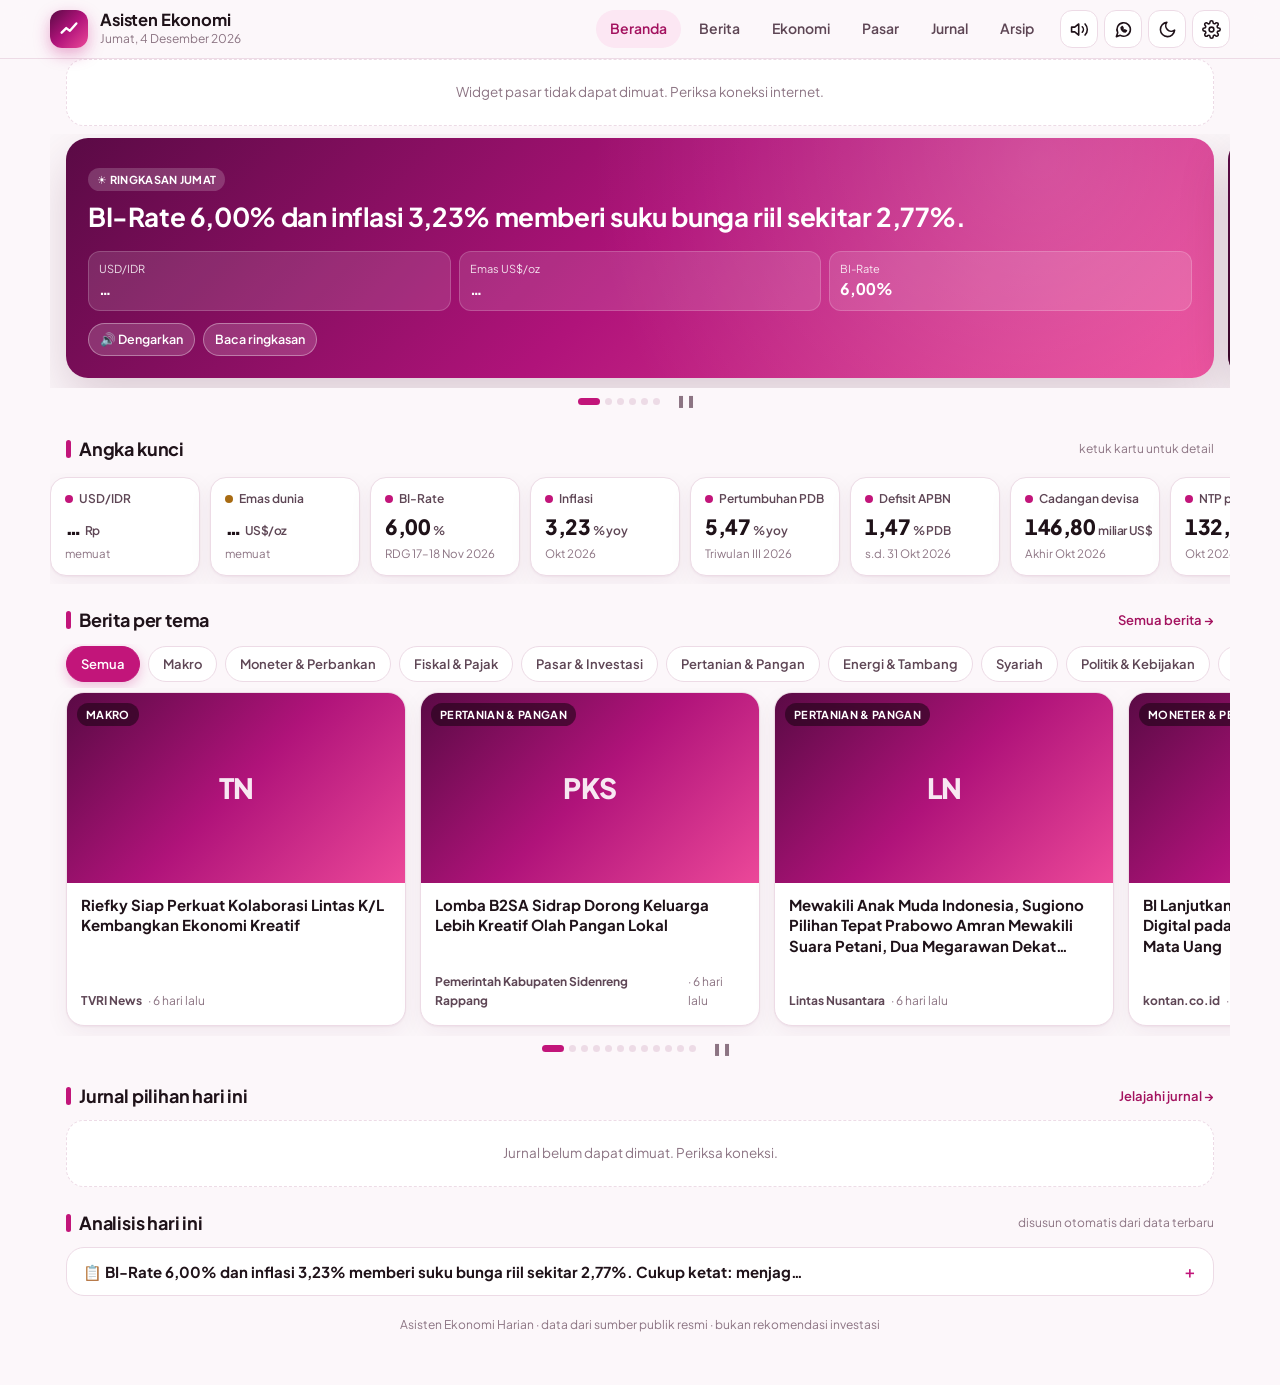
<file: index.html>
<!DOCTYPE html>
<html lang="id">
<head>
<meta charset="utf-8">
<meta name="viewport" content="width=device-width, initial-scale=1, viewport-fit=cover">
<title>Asisten Ekonomi Harian</title>
<meta name="description" content="Asisten ekonomi pribadi: berita, jurnal, data ekonomi Indonesia, pasar dan emas, diperbarui otomatis.">
<meta name="theme-color" content="#b0137a">
<meta name="apple-mobile-web-app-capable" content="yes">
<link rel="icon" href="data:image/svg+xml,%3Csvg xmlns='http://www.w3.org/2000/svg' viewBox='0 0 64 64'%3E%3Cdefs%3E%3ClinearGradient id='g' x1='0' y1='0' x2='1' y2='1'%3E%3Cstop offset='0' stop-color='%235a0a45'/%3E%3Cstop offset='1' stop-color='%23ec4899'/%3E%3C/linearGradient%3E%3C/defs%3E%3Crect width='64' height='64' rx='16' fill='url(%23g)'/%3E%3Cpath d='M14 44l12-12 9 8 15-18' stroke='%23fff' stroke-width='6' fill='none' stroke-linecap='round' stroke-linejoin='round'/%3E%3C/svg%3E">
<link rel="preconnect" href="https://fonts.googleapis.com">
<link rel="preconnect" href="https://fonts.gstatic.com" crossorigin>
<link href="https://fonts.googleapis.com/css2?family=Plus+Jakarta+Sans:wght@400;500;600;700;800&display=swap" rel="stylesheet">
<style>/* ============ TOKEN WARNA: tema merah ============ */
:root{
  color-scheme: light;
  --bg:#fcf7fa; --surface:#ffffff; --surface-2:#f9eff5; --surface-3:#f3e3ed; --line:#eddbe6;
  --text:#1f1219; --text-2:#5e4655; --muted:#8c7483;
  --brand:#c2157a; --brand-2:#8e0f5a; --brand-soft:#fce7f3; --brand-ink:#a3125f; --on-brand:#ffffff;
  --gold:#a86b12; --good:#16a34a; --bad:#dc2626; --chart:#c2157a;
  --hero:linear-gradient(135deg,#5a0a45 0%,#b0137a 50%,#ec4899 100%);
  --shadow:0 1px 2px rgba(90,10,60,.05),0 8px 24px rgba(90,10,60,.06);
  --shadow-lg:0 20px 50px rgba(70,5,45,.18);
  --r:18px; --r-sm:12px;
}
@media (prefers-color-scheme: dark){
  :root:where(:not([data-theme="light"])){
    color-scheme: dark;
    --bg:#110a0f; --surface:#1a1118; --surface-2:#231720; --surface-3:#2d1e29; --line:#3b2735;
    --text:#f8edf4; --text-2:#d8c2d0; --muted:#a58d9c;
    --brand:#db2777; --brand-2:#9d174d; --brand-soft:#3a1430; --brand-ink:#f9a8d4; --on-brand:#ffffff;
    --gold:#f2c14e; --good:#4ade80; --bad:#f87171; --chart:#f472b6;
    --hero:linear-gradient(135deg,#2a0620 0%,#74105a 55%,#c2157a 100%);
    --shadow:none; --shadow-lg:0 20px 50px rgba(0,0,0,.5);
  }
}
:root[data-theme="dark"]{
  color-scheme: dark;
  --bg:#110a0f; --surface:#1a1118; --surface-2:#231720; --surface-3:#2d1e29; --line:#3b2735;
  --text:#f8edf4; --text-2:#d8c2d0; --muted:#a58d9c;
  --brand:#db2777; --brand-2:#9d174d; --brand-soft:#3a1430; --brand-ink:#f9a8d4; --on-brand:#ffffff;
  --gold:#f2c14e; --good:#4ade80; --bad:#f87171; --chart:#f472b6;
  --hero:linear-gradient(135deg,#2a0620 0%,#74105a 55%,#c2157a 100%);
  --shadow:none; --shadow-lg:0 20px 50px rgba(0,0,0,.5);
}

/* ============ DASAR ============ */
*{box-sizing:border-box}
html,body{margin:0}
html{scroll-behavior:smooth}
body{background:var(--bg);color:var(--text);font:15px/1.55 "Plus Jakarta Sans",ui-sans-serif,system-ui,-apple-system,"Segoe UI",Roboto,Arial,sans-serif;-webkit-font-smoothing:antialiased;padding-bottom:calc(76px + env(safe-area-inset-bottom))}
@media (min-width:860px){body{padding-bottom:30px}}
a{color:var(--brand-ink)}
button{font:inherit;color:inherit}
img{max-width:100%}
.wrap{max-width:1180px;margin:0 auto;padding:0 16px}
.muted{color:var(--muted)} .t2{color:var(--text-2)} .small{font-size:12.5px}
.hide{display:none!important}
.sr{position:absolute;width:1px;height:1px;overflow:hidden;clip:rect(0 0 0 0)}

/* ============ HEADER ============ */
header.app{position:sticky;top:0;z-index:40;background:color-mix(in srgb,var(--bg) 88%,transparent);backdrop-filter:saturate(1.4) blur(12px);-webkit-backdrop-filter:saturate(1.4) blur(12px);border-bottom:1px solid var(--line)}
.bar{display:flex;align-items:center;gap:12px;padding:10px 0}
.logo{width:38px;height:38px;border-radius:12px;background:var(--hero);display:grid;place-items:center;flex:none;box-shadow:0 6px 16px rgba(194,21,122,.35)}
.brandtxt{min-width:0;flex:1}
.brandtxt b{display:block;font-size:16.5px;letter-spacing:-.01em;line-height:1.2}
.brandtxt span{font-size:12px;color:var(--muted);white-space:nowrap;overflow:hidden;text-overflow:ellipsis;display:block}
.icons{display:flex;gap:6px}
.ibtn{width:38px;height:38px;border-radius:12px;border:1px solid var(--line);background:var(--surface);display:grid;place-items:center;cursor:pointer;transition:transform .15s,background .15s}
.ibtn:hover{background:var(--surface-2)} .ibtn:active{transform:scale(.94)}
.ibtn svg{width:19px;height:19px}
nav.top{display:none}
@media (min-width:860px){
  nav.top{display:flex;gap:4px}
  nav.top button{border:0;background:none;padding:8px 14px;border-radius:999px;cursor:pointer;color:var(--text-2);font-weight:600;font-size:14px}
  nav.top button[aria-current="page"]{background:var(--brand-soft);color:var(--brand-ink)}
}
nav.bottom{position:fixed;left:0;right:0;bottom:0;z-index:45;background:color-mix(in srgb,var(--surface) 94%,transparent);backdrop-filter:blur(14px);-webkit-backdrop-filter:blur(14px);border-top:1px solid var(--line);display:grid;grid-template-columns:repeat(6,1fr);padding:6px 4px calc(6px + env(safe-area-inset-bottom))}
nav.bottom button{border:0;background:none;display:flex;flex-direction:column;align-items:center;gap:2px;font-size:10.5px;font-weight:600;color:var(--muted);padding:4px 0;cursor:pointer}
nav.bottom svg{width:22px;height:22px}
nav.bottom button[aria-current="page"]{color:var(--brand)}
nav.bottom button[aria-current="page"] svg{transform:translateY(-1px)}
@media (min-width:860px){nav.bottom{display:none}}

/* ============ HALAMAN ============ */
main{padding:14px 0 20px}
section.page{display:none;animation:fade .25s ease}
section.page.active{display:block}
@keyframes fade{from{opacity:0;transform:translateY(4px)}to{opacity:1;transform:none}}
.sec{margin:22px 0 10px;display:flex;align-items:center;justify-content:space-between;gap:10px;flex-wrap:wrap}
.sec h2{font-size:18px;margin:0;letter-spacing:-.01em;display:flex;align-items:center;gap:8px}
.sec h2::before{content:"";width:5px;height:18px;border-radius:3px;background:var(--brand)}
.sec .note{font-size:12px;color:var(--muted)}
.link{border:0;background:none;color:var(--brand-ink);font-weight:600;cursor:pointer;font-size:13px;padding:4px 0}
.card{background:var(--surface);border:1px solid var(--line);border-radius:var(--r);padding:16px;box-shadow:var(--shadow);min-width:0}
.grid{display:grid;gap:12px}
.g2{grid-template-columns:repeat(auto-fit,minmax(min(100%,320px),1fr))}
.g3{grid-template-columns:repeat(auto-fit,minmax(min(100%,260px),1fr))}

/* tombol & kontrol */
.btn{border:1px solid var(--line);background:var(--surface);padding:8px 14px;border-radius:999px;cursor:pointer;font-size:13.5px;font-weight:600;display:inline-flex;align-items:center;gap:6px;text-decoration:none;color:var(--text);transition:background .15s,transform .15s;white-space:nowrap}
.btn:hover{background:var(--surface-2)} .btn:active{transform:scale(.97)}
.btn.sm{padding:6px 11px;font-size:12.5px}
.btn.pri{background:var(--brand);border-color:var(--brand);color:var(--on-brand)}
.btn.pri:hover{background:var(--brand-2)}
.btn.ghost-w{background:rgba(255,255,255,.16);border-color:rgba(255,255,255,.35);color:#fff}
.btn.ghost-w:hover{background:rgba(255,255,255,.26)}
.btn svg{width:16px;height:16px}
.chips{display:flex;gap:8px;overflow-x:auto;scrollbar-width:none;padding:2px 0 6px;margin:0 -16px;padding-left:16px;padding-right:16px}
.chips::-webkit-scrollbar{display:none}
.chip{flex:none;border:1px solid var(--line);background:var(--surface);border-radius:999px;padding:7px 14px;font-size:13px;font-weight:600;cursor:pointer;color:var(--text-2);transition:all .15s}
.chip:hover{border-color:var(--brand)}
.chip[aria-pressed="true"]{background:var(--brand);border-color:var(--brand);color:var(--on-brand);box-shadow:0 4px 12px rgba(194,21,122,.25)}
.chip .n{font-size:11px;opacity:.75;margin-left:4px}
.seg{display:inline-flex;background:var(--surface-2);border:1px solid var(--line);border-radius:999px;padding:3px;gap:2px;max-width:100%;overflow-x:auto;scrollbar-width:none}
.seg::-webkit-scrollbar{display:none}
.seg button{border:0;background:none;padding:7px 13px;border-radius:999px;cursor:pointer;font-weight:600;font-size:13px;color:var(--text-2);white-space:nowrap}
.seg button[aria-pressed="true"]{background:var(--surface);color:var(--brand-ink);box-shadow:0 1px 4px rgba(0,0,0,.08)}
.controls{display:flex;gap:10px;flex-wrap:wrap;align-items:center;margin-bottom:10px}
select.sel,input.txt{border:1px solid var(--line);background:var(--surface);color:var(--text);border-radius:999px;padding:8px 14px;font:inherit;font-size:13.5px}
input.txt{border-radius:12px;width:100%}
.pill{display:inline-flex;align-items:center;gap:4px;font-size:11px;font-weight:700;letter-spacing:.03em;text-transform:uppercase;padding:3px 9px;border-radius:999px;background:var(--brand-soft);color:var(--brand-ink)}
.pill.gray{background:var(--surface-3);color:var(--text-2)}
.pill.gold{background:color-mix(in srgb,var(--gold) 16%,transparent);color:var(--gold)}
.pill.w{background:rgba(255,255,255,.18);color:#fff}

/* ============ CAROUSEL ============ */
.car{position:relative}
.car-track{display:grid;grid-auto-flow:column;grid-auto-columns:var(--cw,min(86%,340px));gap:14px;overflow-x:auto;scroll-snap-type:x mandatory;scroll-behavior:smooth;scrollbar-width:none;padding:4px 16px 10px;margin:0 -16px;overscroll-behavior-x:contain}
.car-track::-webkit-scrollbar{display:none}
.car-track>*{scroll-snap-align:start;scroll-margin-left:16px;min-width:0}
.car-btn{position:absolute;top:calc(50% - 26px);width:40px;height:40px;border-radius:50%;border:1px solid var(--line);background:var(--surface);box-shadow:var(--shadow-lg);cursor:pointer;display:none;place-items:center;z-index:3;font-size:20px;line-height:1;color:var(--text)}
.car-btn.prev{left:-12px} .car-btn.next{right:-12px}
@media (hover:hover) and (min-width:700px){.car-btn{display:grid;opacity:0;transition:opacity .2s}.car:hover .car-btn{opacity:1}}
.car-foot{display:flex;align-items:center;justify-content:center;gap:10px;margin-top:2px}
.car-dots{display:flex;gap:5px;align-items:center}
.car-dots button{width:7px;height:7px;border-radius:99px;border:0;background:var(--line);padding:0;cursor:pointer;transition:all .25s}
.car-dots button[aria-current="true"]{width:22px;background:var(--brand)}
.car-play{border:0;background:none;color:var(--muted);cursor:pointer;font-size:12px;padding:2px 6px}
.car.hero .car-track{--cw:100%;gap:14px}
.car.wide .car-track{--cw:min(90%,430px)}
.car.chart .car-track{--cw:min(86%,360px)}

/* ============ HERO ============ */
.hslide{position:relative;border-radius:22px;overflow:hidden;min-height:240px;background:var(--hero);color:#fff;padding:22px;display:flex;flex-direction:column;justify-content:flex-end;box-shadow:var(--shadow-lg);cursor:pointer}
.hslide .bgimg{position:absolute;inset:0;width:100%;height:100%;object-fit:cover;opacity:.55}
.hslide::after{content:"";position:absolute;inset:0;background:linear-gradient(180deg,rgba(60,4,40,.05) 0%,rgba(40,3,28,.88) 100%);z-index:0}
.hslide.plain::after{background:radial-gradient(circle at 85% 10%,rgba(255,255,255,.18),transparent 45%)}
.hslide>*:not(.bgimg){position:relative;z-index:1}
.hslide h3{font-size:clamp(18px,3.4vw,26px);line-height:1.25;margin:10px 0 6px;letter-spacing:-.015em;display:-webkit-box;-webkit-line-clamp:3;-webkit-box-orient:vertical;overflow:hidden}
.hslide p{margin:0;opacity:.92;font-size:14px;display:-webkit-box;-webkit-line-clamp:2;-webkit-box-orient:vertical;overflow:hidden}
.hslide .meta{font-size:12px;opacity:.85;margin-top:8px}
.hslide .acts{display:flex;gap:8px;flex-wrap:wrap;margin-top:12px}
.hkpi{display:grid;grid-template-columns:repeat(3,1fr);gap:8px;margin-top:12px}
.hkpi div{background:rgba(255,255,255,.12);border:1px solid rgba(255,255,255,.18);border-radius:12px;padding:8px 10px}
.hkpi small{display:block;font-size:11px;opacity:.85}
.hkpi b{font-size:16px;font-variant-numeric:tabular-nums}

/* ============ KPI STRIP ============ */
.kstrip{display:grid;grid-auto-flow:column;grid-auto-columns:minmax(150px,1fr);gap:10px;overflow-x:auto;scrollbar-width:none;padding:4px 16px 8px;margin:0 -16px;scroll-snap-type:x proximity}
.kstrip::-webkit-scrollbar{display:none}
.kpi{scroll-snap-align:start;background:var(--surface);border:1px solid var(--line);border-radius:16px;padding:12px 14px;cursor:pointer;transition:transform .15s,border-color .15s;text-align:left;box-shadow:var(--shadow)}
.kpi:hover{transform:translateY(-2px);border-color:var(--brand)}
.kpi .lb{font-size:12px;color:var(--text-2);font-weight:600;display:flex;align-items:center;gap:6px}
.kpi .lb i{width:8px;height:8px;border-radius:50%;background:var(--brand);display:inline-block}
.kpi .v{font-size:21px;font-weight:800;letter-spacing:-.02em;margin:3px 0 1px;font-variant-numeric:tabular-nums;white-space:nowrap}
.kpi .v small{font-size:12px;font-weight:600;color:var(--text-2);margin-left:3px}
.kpi .m{font-size:11.5px;color:var(--muted);white-space:nowrap;overflow:hidden;text-overflow:ellipsis}
.chg{font-weight:700;font-variant-numeric:tabular-nums}
.up{color:var(--good)} .down{color:var(--bad)} .flat{color:var(--muted)}

/* ============ KARTU BERITA & JURNAL ============ */
.ncard{display:flex;flex-direction:column;background:var(--surface);border:1px solid var(--line);border-radius:var(--r);overflow:hidden;box-shadow:var(--shadow);cursor:pointer;transition:transform .18s,box-shadow .18s;height:100%}
.ncard:hover{transform:translateY(-3px);box-shadow:var(--shadow-lg)}
.ncard .img{aspect-ratio:16/9;background:var(--hero);position:relative;overflow:hidden;flex:none}
.ncard .img img{position:absolute;inset:0;width:100%;height:100%;object-fit:cover;display:block}
.ncard .img .ph{position:absolute;inset:0;display:grid;place-items:center;color:rgba(255,255,255,.9);font-weight:800;font-size:28px;letter-spacing:-.02em}
.ncard .img .pill{position:absolute;left:10px;top:10px;background:rgba(30,4,22,.6);color:#fff;backdrop-filter:blur(6px)}
.ncard .body{padding:12px 14px 14px;display:flex;flex-direction:column;gap:6px;flex:1}
.ncard h3{font-size:15px;line-height:1.35;margin:0;display:-webkit-box;-webkit-line-clamp:3;-webkit-box-orient:vertical;overflow:hidden}
.ncard p{font-size:13px;color:var(--text-2);margin:0;display:-webkit-box;-webkit-line-clamp:2;-webkit-box-orient:vertical;overflow:hidden}
.ncard .src{font-size:12px;color:var(--muted);display:flex;gap:6px;align-items:center;margin-top:auto;padding-top:4px}
.ncard .src b{color:var(--text-2)}
.jcard{display:flex;flex-direction:column;gap:8px;background:var(--surface);border:1px solid var(--line);border-radius:var(--r);padding:16px;box-shadow:var(--shadow);height:100%;position:relative;overflow:hidden;cursor:pointer;transition:transform .18s,box-shadow .18s}
.jcard:hover{transform:translateY(-3px);box-shadow:var(--shadow-lg)}
.jcard::before{content:"";position:absolute;left:0;top:0;right:0;height:4px;background:var(--hero)}
.jcard .top{display:flex;gap:6px;flex-wrap:wrap}
.jcard h3{font-size:15.5px;line-height:1.35;margin:2px 0 0;display:-webkit-box;-webkit-line-clamp:3;-webkit-box-orient:vertical;overflow:hidden}
.jcard .meta{font-size:12px;color:var(--text-2);display:-webkit-box;-webkit-line-clamp:2;-webkit-box-orient:vertical;overflow:hidden}
.jcard p{font-size:13.2px;margin:0;color:var(--text-2);display:-webkit-box;-webkit-line-clamp:4;-webkit-box-orient:vertical;overflow:hidden}
.jcard .foot{display:flex;align-items:center;justify-content:space-between;gap:8px;margin-top:auto;padding-top:6px}
.cite{font-size:12px;font-weight:700;color:var(--gold);display:flex;align-items:center;gap:4px}
.star{border:0;background:var(--surface-2);width:34px;height:34px;border-radius:50%;cursor:pointer;font-size:16px;color:var(--brand)}
.list{display:grid;gap:8px}
.litem{display:flex;gap:12px;align-items:center;background:var(--surface);border:1px solid var(--line);border-radius:14px;padding:10px 12px;cursor:pointer;transition:border-color .15s}
.litem:hover{border-color:var(--brand)}
.litem .th{width:64px;height:48px;border-radius:10px;overflow:hidden;flex:none;background:var(--hero)}
.litem .th img{width:100%;height:100%;object-fit:cover}
.litem b{font-size:14px;line-height:1.35;display:-webkit-box;-webkit-line-clamp:2;-webkit-box-orient:vertical;overflow:hidden}
.litem small{color:var(--muted);font-size:11.5px}

/* ============ EKONOMI ============ */
.icard{background:var(--surface);border:1px solid var(--line);border-radius:16px;padding:14px;box-shadow:var(--shadow);position:relative;overflow:hidden}
.icard .nm{font-size:12.5px;font-weight:700;color:var(--text-2)}
.icard .v{font-size:26px;font-weight:800;letter-spacing:-.02em;font-variant-numeric:tabular-nums;margin:2px 0}
.icard .v small{font-size:12.5px;font-weight:600;color:var(--text-2);margin-left:4px}
.icard .k{font-size:12.5px;color:var(--text-2)}
.icard .s{font-size:11.5px;color:var(--muted);margin-top:6px}
.icard input{width:100%;margin-top:4px;padding:6px 10px;border:1px solid var(--line);border-radius:10px;background:var(--surface-2);color:var(--text);font:inherit;font-size:13px}
.gauge{height:6px;border-radius:99px;background:var(--surface-3);margin-top:8px;position:relative;overflow:hidden}
.gauge i{position:absolute;left:0;top:0;bottom:0;border-radius:99px;background:var(--brand)}
.gauge u{position:absolute;top:-2px;bottom:-2px;background:color-mix(in srgb,var(--good) 30%,transparent);border-left:1px solid var(--good);border-right:1px solid var(--good)}
.ana{list-style:none;padding:0;margin:0;display:grid;gap:8px}
.ana li{display:flex;gap:10px;align-items:flex-start;background:var(--surface-2);border-radius:12px;padding:10px 12px;font-size:14px}
.ana li span{flex:none;width:26px;height:26px;border-radius:8px;background:var(--brand-soft);color:var(--brand-ink);display:grid;place-items:center;font-size:14px}
.refs{display:flex;flex-wrap:wrap;gap:8px}
.refs a{font-size:12.5px;font-weight:600;text-decoration:none;border:1px solid var(--line);background:var(--surface);color:var(--text-2);padding:6px 12px;border-radius:999px}
.refs a:hover{border-color:var(--brand);color:var(--brand-ink)}
.ccard{background:var(--surface);border:1px solid var(--line);border-radius:16px;padding:14px;box-shadow:var(--shadow);height:100%}
.ccard h3{font-size:14px;margin:0;line-height:1.3}
.ccard .last{font-size:12.5px;color:var(--text-2);font-weight:700}
.chart{position:relative;margin-top:6px}
.chart svg{width:100%;height:auto;display:block;overflow:visible;touch-action:pan-y}
.chart .tip{position:absolute;pointer-events:none;background:var(--text);color:var(--surface);font-size:12px;font-weight:600;padding:4px 8px;border-radius:8px;white-space:nowrap;transform:translate(-50%,-125%);opacity:0;transition:opacity .1s;font-variant-numeric:tabular-nums}
.chart .tip.on{opacity:1}
table.tbl{width:100%;border-collapse:collapse;font-size:14px;font-variant-numeric:tabular-nums}
.tbl th,.tbl td{text-align:left;padding:9px 6px;border-bottom:1px solid var(--line)}
.tbl th{font-size:12px;color:var(--text-2)}
.tbl .r{text-align:right}

/* ============ READER ============ */
dialog.reader{border:0;padding:0;margin:auto;width:min(780px,100%);max-height:min(92vh,100%);height:auto;border-radius:24px;background:var(--surface);color:var(--text);box-shadow:var(--shadow-lg);overflow:hidden}
dialog.reader::backdrop{background:rgba(25,4,18,.55);backdrop-filter:blur(4px)}
@media (max-width:640px){dialog.reader{width:100%;max-width:100%;height:100%;max-height:100%;border-radius:0}}
.rd{display:flex;flex-direction:column;height:100%;max-height:inherit}
.rd-head{display:flex;align-items:center;gap:8px;padding:10px 12px;border-bottom:1px solid var(--line);background:var(--surface);flex:none}
.rd-head .sp{flex:1;min-width:0;font-size:12.5px;font-weight:700;color:var(--muted);white-space:nowrap;overflow:hidden;text-overflow:ellipsis}
.rd-body{overflow-y:auto;padding:18px 20px 28px;flex:1}
.rd-img{border-radius:16px;overflow:hidden;margin-bottom:14px;aspect-ratio:16/9;background:var(--hero)}
.rd-img img{width:100%;height:100%;object-fit:cover;display:block}
.rd-body h1{font-size:clamp(20px,3.2vw,26px);line-height:1.3;margin:8px 0 4px;letter-spacing:-.015em}
.rd-body .trt{font-size:15px;color:var(--text-2);font-weight:600;margin:0 0 6px}
.rd-meta{font-size:13px;color:var(--text-2);margin-bottom:12px}
.rd-tools{display:flex;gap:8px;flex-wrap:wrap;align-items:center;padding:10px;background:var(--surface-2);border-radius:14px;margin:12px 0 16px}
.rd-body h4{font-size:12px;text-transform:uppercase;letter-spacing:.06em;color:var(--brand-ink);margin:18px 0 6px}
.rd-text{font-size:16px;line-height:1.75}
.rd-text p{margin:0 0 12px}
.rd-box{background:var(--surface-2);border-radius:14px;padding:12px 14px;font-size:14px}
.rd-frame{width:100%;height:70vh;border:1px solid var(--line);border-radius:14px;background:#fff}
.tags{display:flex;gap:6px;flex-wrap:wrap}
.tags span{font-size:12px;background:var(--surface-3);color:var(--text-2);padding:4px 10px;border-radius:999px}
.loading{opacity:.55;pointer-events:none}

/* ============ PLAYER SUARA ============ */
.player{position:fixed;left:50%;transform:translate(-50%,140%);bottom:calc(84px + env(safe-area-inset-bottom));z-index:60;width:min(560px,calc(100% - 24px));background:var(--text);color:var(--surface);border-radius:18px;padding:10px 12px;display:flex;align-items:center;gap:10px;box-shadow:var(--shadow-lg);transition:transform .3s ease,opacity .3s;opacity:0;visibility:hidden}
.player.on{transform:translate(-50%,0);opacity:1;visibility:visible}
@media (min-width:860px){.player{bottom:24px}}
.player .t{flex:1;min-width:0;font-size:13px;font-weight:600;white-space:nowrap;overflow:hidden;text-overflow:ellipsis}
.player .t small{display:block;font-weight:500;opacity:.7;font-size:11px}
.player button{border:0;background:rgba(127,127,127,.25);color:inherit;border-radius:10px;padding:7px 10px;cursor:pointer;font-weight:700;font-size:12.5px}
.player button.on{background:var(--brand);color:#fff}
.wave{display:flex;gap:2px;align-items:flex-end;height:18px}
.wave i{width:3px;background:var(--brand);border-radius:2px;animation:wv 1s ease-in-out infinite}
.wave i:nth-child(2){animation-delay:.15s}.wave i:nth-child(3){animation-delay:.3s}.wave i:nth-child(4){animation-delay:.45s}
@keyframes wv{0%,100%{height:4px}50%{height:18px}}
.paused .wave i{animation-play-state:paused}

/* ============ LAIN-LAIN ============ */
.skel{border-radius:var(--r);background:linear-gradient(90deg,var(--surface-2),var(--surface-3),var(--surface-2));background-size:200% 100%;animation:sk 1.2s infinite;min-height:120px}
@keyframes sk{to{background-position:-200% 0}}
.state{padding:22px;text-align:center;color:var(--muted);font-size:13.5px;background:var(--surface);border:1px dashed var(--line);border-radius:var(--r)}
.toast{position:fixed;left:50%;top:76px;transform:translate(-50%,-20px);background:var(--text);color:var(--surface);padding:10px 16px;border-radius:999px;font-size:13.5px;font-weight:600;opacity:0;transition:all .25s;z-index:80;pointer-events:none}
.toast.on{opacity:1;transform:translate(-50%,0)}
details.box{background:var(--surface);border:1px solid var(--line);border-radius:var(--r);padding:12px 16px}
details.box summary{cursor:pointer;font-weight:700;list-style:none;display:flex;justify-content:space-between;align-items:center}
details.box summary::-webkit-details-marker{display:none}
details.box summary::after{content:"＋";color:var(--brand)}
details.box[open] summary::after{content:"－"}
.brief p{margin:10px 0 0;font-size:14.5px}
.tv{min-height:60px}
.disc{font-size:12px;color:var(--muted);border-left:3px solid var(--brand);padding:6px 10px;margin-top:14px;background:var(--surface-2);border-radius:0 10px 10px 0}
.set label{display:block;font-size:13px;color:var(--text-2);font-weight:600;margin:12px 0 5px}
.switch{display:flex;align-items:center;justify-content:space-between;gap:10px;padding:10px 0;border-top:1px solid var(--line);font-size:14px}
.switch input{width:20px;height:20px;accent-color:var(--brand)}
footer{color:var(--muted);font-size:12px;text-align:center;padding:20px 0}
@media (prefers-reduced-motion: reduce){*{animation:none!important;transition:none!important;scroll-behavior:auto!important}}

.igrid{display:grid;gap:12px;grid-template-columns:repeat(auto-fit,minmax(min(100%,260px),1fr))}
@media (max-width:700px){.igrid{grid-auto-flow:column;grid-template-columns:none;grid-auto-columns:84%;overflow-x:auto;scroll-snap-type:x mandatory;margin:0 -16px;padding:2px 16px 8px;scrollbar-width:none}.igrid::-webkit-scrollbar{display:none}.igrid>*{scroll-snap-align:start;scroll-margin-left:16px}}

/* Informasi · Argumentasi · Interpretasi */
.iai{display:grid;gap:6px;margin:2px 0}
.iai div{font-size:12.8px;line-height:1.45;color:var(--text-2);display:-webkit-box;-webkit-line-clamp:3;-webkit-box-orient:vertical;overflow:hidden}
.iai b{display:inline-block;font-size:10.5px;letter-spacing:.04em;text-transform:uppercase;padding:1px 7px;border-radius:6px;margin-right:6px;vertical-align:1px}
.l-info{background:color-mix(in srgb,#2563eb 14%,transparent);color:#2563eb}
.l-arg{background:var(--brand-soft);color:var(--brand-ink)}
.l-int{background:color-mix(in srgb,var(--gold) 18%,transparent);color:var(--gold)}
:root[data-theme="dark"] .l-info{color:#93c5fd}
@media (prefers-color-scheme: dark){:root:where(:not([data-theme="light"])) .l-info{color:#93c5fd}}
.iai3{display:grid;gap:10px;grid-template-columns:1fr}
@media (min-width:720px){.iai3{grid-template-columns:repeat(3,1fr)}}
.iai3 .col{background:var(--surface-2);border-radius:14px;padding:12px 14px;border-top:4px solid var(--brand)}
.iai3 .c-info{border-top-color:#2563eb} .iai3 .c-int{border-top-color:var(--gold)}
.iai3 .hd{font-weight:800;font-size:14.5px}
.iai3 .sub{font-size:11.5px;color:var(--muted);margin-bottom:6px}
.iai3 ul{margin:0;padding-left:18px;font-size:14px;line-height:1.6}
.iai3 li{margin-bottom:6px}
</style>
</head>
<body>
<svg width="0" height="0" style="position:absolute" aria-hidden="true">
  <symbol id="i-home" viewBox="0 0 24 24" fill="none" stroke="currentColor" stroke-width="2" stroke-linecap="round" stroke-linejoin="round"><path d="M3 10.5 12 3l9 7.5V20a1 1 0 0 1-1 1h-5v-6H9v6H4a1 1 0 0 1-1-1z"/></symbol>
  <symbol id="i-news" viewBox="0 0 24 24" fill="none" stroke="currentColor" stroke-width="2" stroke-linecap="round" stroke-linejoin="round"><rect x="3" y="4" width="15" height="16" rx="2"/><path d="M18 8h2a1 1 0 0 1 1 1v9a2 2 0 0 1-2 2M7 8h7M7 12h7M7 16h4"/></symbol>
  <symbol id="i-eco" viewBox="0 0 24 24" fill="none" stroke="currentColor" stroke-width="2" stroke-linecap="round" stroke-linejoin="round"><path d="M4 20V10M10 20V4M16 20v-7M22 20H2"/></symbol>
  <symbol id="i-mkt" viewBox="0 0 24 24" fill="none" stroke="currentColor" stroke-width="2" stroke-linecap="round" stroke-linejoin="round"><path d="m3 17 6-6 4 4 8-8"/><path d="M15 7h6v6"/></symbol>
  <symbol id="i-book" viewBox="0 0 24 24" fill="none" stroke="currentColor" stroke-width="2" stroke-linecap="round" stroke-linejoin="round"><path d="M4 19.5V5a2 2 0 0 1 2-2h14v16H6a2 2 0 0 0-2 2.5zM20 19v3H6"/><path d="M9 7h7M9 11h5"/></symbol>
  <symbol id="i-save" viewBox="0 0 24 24" fill="none" stroke="currentColor" stroke-width="2" stroke-linecap="round" stroke-linejoin="round"><path d="M19 21l-7-5-7 5V5a2 2 0 0 1 2-2h10a2 2 0 0 1 2 2z"/></symbol>
  <symbol id="i-sound" viewBox="0 0 24 24" fill="none" stroke="currentColor" stroke-width="2" stroke-linecap="round" stroke-linejoin="round"><path d="M11 5 6 9H2v6h4l5 4z"/><path d="M15.5 8.5a5 5 0 0 1 0 7M19 5a10 10 0 0 1 0 14"/></symbol>
  <symbol id="i-wa" viewBox="0 0 24 24" fill="none" stroke="currentColor" stroke-width="2" stroke-linecap="round" stroke-linejoin="round"><path d="M3 21l1.7-5A8.5 8.5 0 1 1 8 19.4z"/><path d="M9 9.5c0 3 2.5 5.5 5.5 5.5l1.2-1.5-2-1-1 .8a4 4 0 0 1-2-2l.8-1-1-2z"/></symbol>
  <symbol id="i-moon" viewBox="0 0 24 24" fill="none" stroke="currentColor" stroke-width="2" stroke-linecap="round" stroke-linejoin="round"><path d="M21 12.8A9 9 0 1 1 11.2 3a7 7 0 0 0 9.8 9.8z"/></symbol>
  <symbol id="i-sun" viewBox="0 0 24 24" fill="none" stroke="currentColor" stroke-width="2" stroke-linecap="round" stroke-linejoin="round"><circle cx="12" cy="12" r="4"/><path d="M12 2v2M12 20v2M4.9 4.9l1.4 1.4M17.7 17.7l1.4 1.4M2 12h2M20 12h2M4.9 19.1l1.4-1.4M17.7 6.3l1.4-1.4"/></symbol>
  <symbol id="i-gear" viewBox="0 0 24 24" fill="none" stroke="currentColor" stroke-width="2" stroke-linecap="round" stroke-linejoin="round"><circle cx="12" cy="12" r="3"/><path d="M19.4 15a1.7 1.7 0 0 0 .3 1.8l.1.1a2 2 0 1 1-2.8 2.8l-.1-.1a1.7 1.7 0 0 0-1.8-.3 1.7 1.7 0 0 0-1 1.5V21a2 2 0 1 1-4 0v-.1a1.7 1.7 0 0 0-1.1-1.5 1.7 1.7 0 0 0-1.8.3l-.1.1a2 2 0 1 1-2.8-2.8l.1-.1a1.7 1.7 0 0 0 .3-1.8 1.7 1.7 0 0 0-1.5-1H3a2 2 0 1 1 0-4h.1a1.7 1.7 0 0 0 1.5-1.1 1.7 1.7 0 0 0-.3-1.8l-.1-.1a2 2 0 1 1 2.8-2.8l.1.1a1.7 1.7 0 0 0 1.8.3H9a1.7 1.7 0 0 0 1-1.5V3a2 2 0 1 1 4 0v.1a1.7 1.7 0 0 0 1 1.5 1.7 1.7 0 0 0 1.8-.3l.1-.1a2 2 0 1 1 2.8 2.8l-.1.1a1.7 1.7 0 0 0-.3 1.8V9a1.7 1.7 0 0 0 1.5 1H21a2 2 0 1 1 0 4h-.1a1.7 1.7 0 0 0-1.5 1z"/></symbol>
</svg>

<header class="app">
  <div class="wrap bar">
    <div class="logo"><svg width="22" height="22" viewBox="0 0 24 24" fill="none" stroke="#fff" stroke-width="2.6" stroke-linecap="round" stroke-linejoin="round"><path d="m4 16 5-5 4 3 7-8"/></svg></div>
    <div class="brandtxt"><b>Asisten Ekonomi</b><span id="today">—</span></div>
    <nav class="top" id="topnav"></nav>
    <div class="icons">
      <button class="ibtn" id="btnListen" title="Dengarkan ringkasan harian" aria-label="Dengarkan ringkasan"><svg><use href="#i-sound"/></svg></button>
      <button class="ibtn" id="btnWa" title="Kirim ringkasan ke WhatsApp" aria-label="Kirim ke WhatsApp"><svg><use href="#i-wa"/></svg></button>
      <button class="ibtn" id="btnTheme" title="Mode terang/gelap" aria-label="Ganti mode"><svg><use href="#i-moon"/></svg></button>
      <button class="ibtn" id="btnSet" title="Pengaturan" aria-label="Pengaturan"><svg><use href="#i-gear"/></svg></button>
    </div>
  </div>
</header>

<main class="wrap">

<!-- ================= BERANDA ================= -->
<section class="page active" id="page-beranda">
  <div class="tv tradingview-widget-container" id="tv-ticker"></div>
  <div class="car hero" id="hero" data-auto="7000" style="margin-top:8px"><div class="skel" style="min-height:250px"></div></div>

  <div class="sec"><h2>Angka kunci</h2><span class="note" id="kpi-note">memuat…</span></div>
  <div class="kstrip" id="kpis"></div>

  <div class="sec"><h2>Berita per tema</h2><button class="link" data-go="berita">Semua berita →</button></div>
  <div class="chips" id="home-news-chips"></div>
  <div class="car" id="home-news" data-auto="6000"><div class="skel"></div></div>

  <div class="sec"><h2>Jurnal pilihan hari ini</h2><button class="link" data-go="jurnal">Jelajahi jurnal →</button></div>
  <div class="car wide" id="home-jurnal" data-auto="8000"><div class="skel"></div></div>

  <div class="sec"><h2>Analisis hari ini</h2><span class="note">disusun otomatis dari data terbaru</span></div>
  <details class="box" id="briefbox"><summary id="brief-sum">Ringkasan ekonomi hari ini</summary><div class="brief" id="brief"></div></details>
</section>

<!-- ================= BERITA ================= -->
<section class="page" id="page-berita">
  <div class="chips" id="news-chips" style="margin-top:4px"></div>
  <div class="controls">
    <select class="sel" id="news-src" aria-label="Sumber berita"><option value="">Semua media</option></select>
    <input class="txt" id="news-q" placeholder="Cari berita…" style="flex:1;min-width:160px;border-radius:999px">
  </div>
  <div class="car hero" id="news-hero" data-auto="6500"><div class="skel" style="min-height:250px"></div></div>
  <div class="sec"><h2 id="news-list-title">Berita lainnya</h2><span class="note" id="news-upd"></span></div>
  <div class="list" id="news-list"></div>
  <div style="text-align:center;margin-top:12px"><button class="btn" id="news-more">Tampilkan lebih banyak</button></div>
  <details class="box" style="margin-top:16px"><summary>Sumber berita & status</summary><div id="news-sources" class="small t2" style="margin-top:10px"></div></details>
</section>

<!-- ================= EKONOMI ================= -->
<section class="page" id="page-ekonomi">
  <div class="controls" style="margin-top:4px">
    <div class="seg" id="eco-tabs" role="tablist"></div>
    <button class="btn sm" id="btnEdit">✎ Perbarui angka</button>
  </div>
  <div id="eco-panel"></div>
</section>

<!-- ================= PASAR ================= -->
<section class="page" id="page-pasar">
  <div class="kstrip" id="mkt-kpis" style="margin-top:4px"></div>
  <div class="controls" style="margin-top:8px"><div class="seg" id="mkt-tabs"></div></div>
  <div id="mkt-panel"></div>
  <div class="sec"><h2>Berita pasar & investasi</h2></div>
  <div class="car" id="mkt-news" data-auto="6000"><div class="skel"></div></div>
  <p class="disc">Informasi pasar bersifat edukatif dan bukan rekomendasi membeli atau menjual instrumen investasi. Harga resmi Logam Mulia Antam: <a href="https://www.logammulia.com/id/harga-emas-hari-ini" target="_blank" rel="noopener">logammulia.com</a>.</p>
</section>

<!-- ================= JURNAL ================= -->
<section class="page" id="page-jurnal">
  <div class="controls" style="margin-top:4px">
    <div class="seg" id="j-mode">
      <button data-v="fondasi" aria-pressed="true">Fondasi 20 thn</button>
      <button data-v="terbaru" aria-pressed="false">Terbaru</button>
    </div>
    <div class="seg" id="j-origin">
      <button data-v="INT" aria-pressed="true">Internasional</button>
      <button data-v="ID" aria-pressed="false">Penulis Indonesia</button>
      <button data-v="LANG_ID" aria-pressed="false">Berbahasa Indonesia</button>
    </div>
  </div>
  <div class="chips" id="j-chips"></div>
  <p class="small t2" id="j-desc" style="margin:2px 0 10px"></p>
  <div class="car wide" id="j-car" data-auto="8000"><div class="skel"></div></div>
  <div style="text-align:center;margin-top:8px"><button class="btn sm" id="j-more">Muat jurnal berikutnya</button></div>
  <details class="box" style="margin-top:16px"><summary>Portal jurnal resmi (nasional & internasional)</summary>
    <div class="refs" style="margin-top:12px">
      <a href="https://sinta.kemdiktisaintek.go.id/journals" target="_blank" rel="noopener">SINTA</a>
      <a href="https://garuda.kemdiktisaintek.go.id/" target="_blank" rel="noopener">Garuda</a>
      <a href="https://jimf-bi.org/" target="_blank" rel="noopener">JIMF – Bank Indonesia</a>
      <a href="https://bmeb-bi.org/" target="_blank" rel="noopener">Buletin Ekonomi Moneter & Perbankan (BI)</a>
      <a href="https://www.tandfonline.com/journals/cbie20" target="_blank" rel="noopener">Bulletin of Indonesian Economic Studies</a>
      <a href="https://journal.ipb.ac.id/index.php/jagbi" target="_blank" rel="noopener">Jurnal Agribisnis Indonesia (IPB)</a>
      <a href="https://ideas.repec.org/" target="_blank" rel="noopener">RePEc / IDEAS</a>
      <a href="https://www.nber.org/papers" target="_blank" rel="noopener">NBER</a>
      <a href="https://papers.ssrn.com/" target="_blank" rel="noopener">SSRN</a>
      <a href="https://www.imf.org/en/Publications/WP" target="_blank" rel="noopener">IMF Working Papers</a>
      <a href="https://openknowledge.worldbank.org/" target="_blank" rel="noopener">World Bank</a>
      <a href="https://doaj.org/" target="_blank" rel="noopener">DOAJ</a>
      <a href="https://scholar.google.com/" target="_blank" rel="noopener">Google Scholar</a>
      <a href="https://openalex.org/" target="_blank" rel="noopener">OpenAlex</a>
    </div>
  </details>
</section>

<!-- ================= ARSIP ================= -->
<section class="page" id="page-arsip">
  <div class="controls" style="margin-top:4px">
    <div class="seg" id="a-tabs">
      <button data-v="saved" aria-pressed="true">Jurnal disimpan</button>
      <button data-v="news" aria-pressed="false">Berita disimpan</button>
      <button data-v="read" aria-pressed="false">Sudah dibaca</button>
    </div>
    <button class="btn sm" id="btnExport">⬇ Ekspor CSV</button>
  </div>
  <p class="small t2" style="margin:0 0 10px">Semua yang disimpan bisa dibuka, diterjemahkan, dan didengarkan langsung di aplikasi ini.</p>
  <div class="grid g2" id="a-list"></div>
</section>

<!-- ================= PENGATURAN ================= -->
<section class="page" id="page-atur">
  <div class="grid g2" style="margin-top:4px">
    <div class="card set">
      <h3 style="margin:0">Profil & WhatsApp</h3>
      <label for="setNama">Nama panggilan</label><input class="txt" id="setNama" placeholder="Farhan">
      <label for="setWa">Nomor WhatsApp (format 62…)</label><input class="txt" id="setWa" inputmode="numeric" placeholder="62895353066404">
      <div style="margin-top:12px"><button class="btn pri" id="btnSave">Simpan</button></div>
    </div>
    <div class="card set">
      <h3 style="margin:0 0 6px">Suara, terjemahan & tampilan</h3>
      <label>Bahasa suara bawaan</label>
      <div class="seg" id="set-lang"><button data-v="id" aria-pressed="true">Indonesia</button><button data-v="en" aria-pressed="false">English</button></div>
      <label>Kecepatan suara</label>
      <div class="seg" id="set-rate"><button data-v="0.85">Pelan</button><button data-v="1" aria-pressed="true">Normal</button><button data-v="1.2">Cepat</button></div>
      <div class="switch" style="margin-top:12px">Terjemahkan otomatis ke Indonesia saat membuka jurnal/berita asing <input type="checkbox" id="set-autotr" checked></div>
      <div class="switch">Slider bergerak otomatis <input type="checkbox" id="set-auto" checked></div>
    </div>
    <div class="card set">
      <h3 style="margin:0 0 6px">Data</h3>
      <p class="small t2">Arsip, pengaturan, dan angka yang Anda ubah tersimpan di perangkat ini.</p>
      <div style="display:flex;gap:8px;flex-wrap:wrap"><button class="btn sm" id="btnResetInd">Kembalikan angka indikator</button><button class="btn sm" id="btnClear">Hapus semua data lokal</button></div>
      <p class="small muted" style="margin-top:12px">Sumber otomatis: OpenAlex (jurnal), RSS media (berita), Frankfurter/ECB (kurs), gold-api.com (emas), TradingView (saham & komoditas), World Bank (tren), serta BI/BPS/Kemenkeu melalui <code>data/indikator.json</code>.</p>
    </div>
  </div>
</section>
</main>
<footer>Asisten Ekonomi Harian · data dari sumber publik resmi · bukan rekomendasi investasi</footer>

<nav class="bottom" id="botnav"></nav>

<dialog class="reader" id="reader"><div class="rd" id="rd"></div></dialog>

<div class="player" id="player" aria-live="polite">
  <div class="wave"><i></i><i></i><i></i><i></i></div>
  <div class="t" id="pl-t">—<small id="pl-s"></small></div>
  <button id="pl-id">ID</button><button id="pl-en">EN</button>
  <button id="pl-pause">❚❚</button><button id="pl-stop">✕</button>
</div>
<div class="toast" id="toast"></div>

<script id="default-indikator" type="application/json">{
  "diperbarui": "2026-11-23",
  "catatan": "Ubah angka di file ini setiap ada rilis resmi baru (BI, BPS, Kemenkeu). Dashboard dan pesan WhatsApp otomatis memakai file ini.",
  "kelompok": [
    {
      "id": "moneter",
      "nama": "Moneter",
      "indikator": [
        {
          "id": "bi_rate",
          "nama": "BI-Rate",
          "nilai": 6.00,
          "satuan": "%",
          "periode": "RDG 17–18 Nov 2026",
          "keterangan": "Naik 25 bps; Deposit Facility 5,25%, Lending Facility 6,75%",
          "jadwal": "Bulanan, setelah Rapat Dewan Gubernur BI",
          "sumber": "Bank Indonesia",
          "url": "https://www.bi.go.id/id/publikasi/ruang-media/news-release/Pages/sp_2825426.aspx"
        },
        {
          "id": "cadev",
          "nama": "Cadangan Devisa",
          "nilai": 146.8,
          "satuan": "miliar US$",
          "periode": "Akhir Okt 2026",
          "keterangan": "setara 5,3 bulan impor (Sep 2026: 146,3)",
          "jadwal": "Bulanan, sekitar tanggal 7",
          "sumber": "Bank Indonesia",
          "url": "https://www.bi.go.id/id/iru/highlight-news/Pages/Cadangan-Devisa-Oktober-2026-Tetap-Terjaga.aspx"
        }
      ]
    },
    {
      "id": "makro",
      "nama": "Makro",
      "indikator": [
        {
          "id": "pdb",
          "nama": "Pertumbuhan Ekonomi",
          "nilai": 5.47,
          "satuan": "% yoy",
          "periode": "Triwulan III 2026",
          "keterangan": "Tw II 2026: 5,29%; qtq 1,59%",
          "jadwal": "Triwulanan, awal Feb/Mei/Agu/Nov",
          "sumber": "BPS",
          "url": "https://www.bps.go.id/id/pressrelease"
        },
        {
          "id": "inflasi",
          "nama": "Inflasi Tahunan",
          "nilai": 3.23,
          "satuan": "% yoy",
          "periode": "Okt 2026",
          "keterangan": "Bulanan 0,22%; inti 2,56%; sasaran BI 2,5±1%",
          "jadwal": "Bulanan, hari kerja pertama",
          "sumber": "BPS",
          "url": "https://www.bps.go.id/id/pressrelease"
        },
        {
          "id": "neraca",
          "nama": "Neraca Perdagangan",
          "nilai": 3.36,
          "satuan": "miliar US$",
          "periode": "Sep 2026",
          "keterangan": "Surplus; kumulatif Jan–Sep US$10,61 miliar",
          "jadwal": "Bulanan, awal bulan (data 1 bulan sebelumnya)",
          "sumber": "BPS",
          "url": "https://www.bps.go.id/id/pressrelease"
        }
      ]
    },
    {
      "id": "fiskal",
      "nama": "Fiskal (APBN)",
      "indikator": [
        {
          "id": "defisit",
          "nama": "Defisit APBN",
          "nilai": 1.47,
          "satuan": "% PDB",
          "periode": "s.d. 31 Okt 2026",
          "keterangan": "Rp379,3 triliun; batas UU 3% PDB",
          "jadwal": "Bulanan, konferensi pers APBN KiTa",
          "sumber": "Kementerian Keuangan",
          "url": "https://www.kemenkeu.go.id/informasi-publik/publikasi/apbn-kita"
        },
        {
          "id": "pendapatan",
          "nama": "Pendapatan Negara",
          "nilai": 83.0,
          "satuan": "% target",
          "periode": "s.d. 31 Okt 2026",
          "keterangan": "Rp2.618 triliun; pajak Rp1.796,8 T (76,2% target)",
          "jadwal": "Bulanan, APBN KiTa",
          "sumber": "Kementerian Keuangan",
          "url": "https://www.kemenkeu.go.id/informasi-publik/publikasi/apbn-kita"
        },
        {
          "id": "primer",
          "nama": "Keseimbangan Primer",
          "nilai": 114.8,
          "satuan": "triliun Rp",
          "periode": "s.d. 31 Okt 2026",
          "keterangan": "Surplus; belanja negara Rp2.997,2 T",
          "jadwal": "Bulanan, APBN KiTa",
          "sumber": "Kementerian Keuangan",
          "url": "https://www.kemenkeu.go.id/informasi-publik/publikasi/apbn-kita"
        }
      ]
    },
    {
      "id": "mikro",
      "nama": "Mikro & Pertanian",
      "indikator": [
        {
          "id": "ntp",
          "nama": "Nilai Tukar Petani",
          "nilai": 132.60,
          "satuan": "indeks",
          "periode": "Okt 2026",
          "keterangan": "Naik 1,13% mtm; NTP pangan 120,52; hortikultura 138,41",
          "jadwal": "Bulanan, hari kerja pertama",
          "sumber": "BPS",
          "url": "https://www.bps.go.id/id/pressrelease"
        },
        {
          "id": "ntn",
          "nama": "Nilai Tukar Nelayan",
          "nilai": 107.78,
          "satuan": "indeks",
          "periode": "Okt 2026",
          "keterangan": "Turun 0,99% mtm; NTPi pembudidaya 108,67",
          "jadwal": "Bulanan, hari kerja pertama",
          "sumber": "BPS",
          "url": "https://www.bps.go.id/id/pressrelease"
        },
        {
          "id": "inflasi_pangan",
          "nama": "Inflasi Bahan Makanan",
          "nilai": 5.61,
          "satuan": "% yoy",
          "periode": "Okt 2026",
          "keterangan": "Harga bergejolak 5,81% yoy; cabai merah penyumbang utama",
          "jadwal": "Bulanan, bersama rilis inflasi",
          "sumber": "BPS",
          "url": "https://www.bps.go.id/id/pressrelease"
        }
      ]
    }
  ]
}
</script>
<script>(() => {
"use strict";

/* =========================================================
   UTILITAS
   ========================================================= */
const $ = (s, el = document) => el.querySelector(s);
const $$ = (s, el = document) => [...el.querySelectorAll(s)];
const store = {
  get(k, d) { try { const v = localStorage.getItem("ae_" + k); return v == null ? d : JSON.parse(v); } catch (e) { return d; } },
  set(k, v) { try { localStorage.setItem("ae_" + k, JSON.stringify(v)); } catch (e) {} },
  del(k) { try { localStorage.removeItem("ae_" + k); } catch (e) {} }
};
const esc = s => String(s ?? "").replace(/[&<>"']/g, c => ({"&":"&amp;","<":"&lt;",">":"&gt;",'"':"&quot;","'":"&#39;"}[c]));
const strip = s => String(s ?? "").replace(/<[^>]*>/g, "").replace(/&amp;/g, "&").replace(/&lt;/g, "<").replace(/&gt;/g, ">").replace(/&quot;/g, '"').replace(/&#39;/g, "'");
const nf = (v, d = 2) => (v == null || isNaN(v)) ? "–" : Number(v).toLocaleString("id-ID", {minimumFractionDigits: d, maximumFractionDigits: d});
const pct = (a, b) => (a != null && b) ? (a - b) / b * 100 : null;
const ymd = d => d.toISOString().slice(0, 10);
const addDays = (d, n) => { const x = new Date(d); x.setDate(x.getDate() + n); return x; };
const TODAY = new Date(), YEAR = TODAY.getFullYear();
const DOY = Math.floor((TODAY - new Date(YEAR, 0, 0)) / 864e5);
const HARI = ["Minggu","Senin","Selasa","Rabu","Kamis","Jumat","Sabtu"];
const fmtDate = (d, o = {day:"numeric", month:"short", year:"numeric"}) => { try { return new Date(d).toLocaleDateString("id-ID", o); } catch (e) { return ""; } };
function ago(iso) {
  const m = Math.round((Date.now() - new Date(iso)) / 6e4);
  if (isNaN(m)) return "";
  if (m < 1) return "baru saja"; if (m < 60) return m + " menit lalu";
  const h = Math.round(m / 60); if (h < 24) return h + " jam lalu";
  const d = Math.round(h / 24); return d < 7 ? d + " hari lalu" : fmtDate(iso);
}
function hash(s) { let h = 0; for (let i = 0; i < s.length; i++) h = (h * 31 + s.charCodeAt(i)) | 0; return (h >>> 0).toString(36); }
function toast(msg) { const t = $("#toast"); t.textContent = msg; t.classList.add("on"); clearTimeout(t._h); t._h = setTimeout(() => t.classList.remove("on"), 2300); }
async function getJSON(url, timeout = 15000) {
  const ctl = new AbortController(); const h = setTimeout(() => ctl.abort(), timeout);
  try { const r = await fetch(url, {signal: ctl.signal}); if (!r.ok) throw new Error("HTTP " + r.status); return await r.json(); }
  finally { clearTimeout(h); }
}
function chg(p, invert = false, d = 2) {
  if (p == null || isNaN(p)) return '<span class="chg flat">–</span>';
  const up = p > 0.0005, dn = p < -0.0005;
  const cls = !up && !dn ? "flat" : ((up !== invert) ? "up" : "down");
  return `<span class="chg ${cls}">${up ? "▲" : dn ? "▼" : "■"} ${nf(Math.abs(p), d)}%</span>`;
}
const SET = {
  get lang() { return store.get("ttsLang", "id"); }, set lang(v) { store.set("ttsLang", v); },
  get rate() { return store.get("ttsRate", 1); }, set rate(v) { store.set("ttsRate", v); },
  get autoTr() { return store.get("autoTr", true); }, set autoTr(v) { store.set("autoTr", v); },
  get autoplay() { return store.get("autoplay", true); }, set autoplay(v) { store.set("autoplay", v); }
};
// Lokasi repo GitHub (untuk membaca data terbaru langsung dari raw.githubusercontent.com)
const REPO = (() => {
  if (!/\.github\.io$/.test(location.hostname)) return null;
  const owner = location.hostname.split(".")[0], repo = location.pathname.split("/").filter(Boolean)[0];
  return repo ? `https://raw.githubusercontent.com/${owner}/${repo}/main/` : null;
})();
async function getData(path, timeout = 8000) {
  // ambil dari situs sendiri dan dari repo, pakai yang paling baru
  const tries = [getJSON(path + "?t=" + Date.now(), timeout).catch(() => null)];
  if (REPO) tries.push(getJSON(REPO + path + "?t=" + Date.now(), timeout).catch(() => null));
  const res = (await Promise.all(tries)).filter(Boolean);
  if (!res.length) return null;
  return res.sort((a, b) => String(b.diperbarui || "").localeCompare(String(a.diperbarui || "")))[0];
}

/* =========================================================
   TEMA TERANG / GELAP
   ========================================================= */
const isDark = () => { const t = document.documentElement.dataset.theme; return t ? t === "dark" : matchMedia("(prefers-color-scheme: dark)").matches; };
(function () { const t = store.get("theme", null); if (t) document.documentElement.dataset.theme = t; })();
function themeIcon() { $("#btnTheme use").setAttribute("href", isDark() ? "#i-sun" : "#i-moon"); }
$("#btnTheme").onclick = () => {
  const n = isDark() ? "light" : "dark"; document.documentElement.dataset.theme = n; store.set("theme", n);
  themeIcon(); rerenderTV(); redrawCharts();
};
themeIcon();
$("#today").textContent = TODAY.toLocaleDateString("id-ID", {weekday:"long", day:"numeric", month:"long", year:"numeric"});

/* =========================================================
   NAVIGASI
   ========================================================= */
const PAGES = [["beranda","Beranda","i-home"],["berita","Berita","i-news"],["ekonomi","Ekonomi","i-eco"],["pasar","Pasar","i-mkt"],["jurnal","Jurnal","i-book"],["arsip","Arsip","i-save"]];
$("#topnav").innerHTML = PAGES.map(([id, n]) => `<button data-page="${id}">${n}</button>`).join("");
$("#botnav").innerHTML = PAGES.map(([id, n, ic]) => `<button data-page="${id}"><svg><use href="#${ic}"/></svg>${n}</button>`).join("");
const opened = new Set();
function go(id) {
  if (!document.getElementById("page-" + id)) id = "beranda";
  $$("[data-page]").forEach(b => { if (b.dataset.page === id) b.setAttribute("aria-current", "page"); else b.removeAttribute("aria-current"); });
  $$("section.page").forEach(s => s.classList.toggle("active", s.id === "page-" + id));
  if (!opened.has(id)) { opened.add(id); firstOpen(id); }
  if (id === "arsip") renderArsip();
  if (location.hash.slice(1) !== id) history.replaceState(null, "", "#" + id);
  window.scrollTo({top: 0, behavior: "instant"});
}
document.addEventListener("click", e => { const b = e.target.closest("[data-page],[data-go]"); if (b) go(b.dataset.page || b.dataset.go); });
$("#btnSet").onclick = () => go("atur");
window.addEventListener("hashchange", () => go(location.hash.slice(1)));
function firstOpen(id) {
  if (id === "berita") renderNewsPage();
  if (id === "ekonomi") renderEcoTabs();
  if (id === "pasar") renderMarket();
  if (id === "jurnal") { renderJChips(); loadJurnal(true); }
}

/* =========================================================
   CAROUSEL (geser kiri-kanan + otomatis)
   ========================================================= */
function carousel(root, slides, opt = {}) {
  if (root._timer) clearInterval(root._timer);
  if (!slides.length) { root.innerHTML = `<div class="state">${opt.empty || "Belum ada data."}</div>`; return; }
  root.innerHTML = `<div class="car-track">${slides.join("")}</div>
    <button class="car-btn prev" aria-label="Sebelumnya">‹</button><button class="car-btn next" aria-label="Berikutnya">›</button>
    <div class="car-foot"><div class="car-dots">${slides.map((_, i) => `<button aria-label="Slide ${i + 1}"></button>`).join("")}</div>${slides.length > 1 && Number(root.dataset.auto) ? '<button class="car-play" title="Jeda/putar otomatis">❚❚</button>' : ""}</div>`;
  const track = $(".car-track", root), dots = $$(".car-dots button", root), play = $(".car-play", root);
  const step = () => { const c = track.children; return c.length > 1 ? c[1].offsetLeft - c[0].offsetLeft : track.clientWidth; };
  const idx = () => Math.round(track.scrollLeft / Math.max(1, step()));
  const atEnd = () => track.scrollLeft + track.clientWidth >= track.scrollWidth - 8;
  const goTo = i => track.scrollTo({left: Math.max(0, i) * step(), behavior: "smooth"});
  const next = () => atEnd() ? goTo(0) : goTo(idx() + 1);
  const prev = () => idx() <= 0 ? goTo(slides.length - 1) : goTo(idx() - 1);
  const mark = () => { const i = atEnd() ? slides.length - 1 : idx(); dots.forEach((d, k) => d.setAttribute("aria-current", k === i)); };
  track.addEventListener("scroll", () => { cancelAnimationFrame(track._r); track._r = requestAnimationFrame(mark); }, {passive: true});
  $(".next", root).onclick = () => { next(); hold(); }; $(".prev", root).onclick = () => { prev(); hold(); };
  dots.forEach((d, i) => d.onclick = () => { goTo(i); hold(); });
  mark();
  const auto = Number(root.dataset.auto || 0);
  const reduce = matchMedia("(prefers-reduced-motion: reduce)").matches;
  let paused = !SET.autoplay || reduce || !auto, holdUntil = 0, visible = true;
  const tick = () => { if (!paused && visible && Date.now() > holdUntil && !document.hidden) next(); };
  const hold = (ms = 9000) => { holdUntil = Date.now() + ms; };
  if (auto && slides.length > 1) root._timer = setInterval(tick, auto);
  ["pointerdown", "touchstart", "wheel", "focusin"].forEach(ev => root.addEventListener(ev, () => hold(), {passive: true}));
  root.addEventListener("mouseenter", () => hold(60000)); root.addEventListener("mouseleave", () => hold(3000));
  if (play) { const upd = () => play.textContent = paused ? "▶ Putar" : "❚❚"; upd(); play.onclick = () => { paused = !paused; upd(); }; }
  if ("IntersectionObserver" in window) new IntersectionObserver(es => es.forEach(e => visible = e.isIntersecting)).observe(root);
}

/* =========================================================
   TERJEMAHAN (gratis): Google Translate (tidak resmi) → MyMemory
   ========================================================= */
const TRC = store.get("trc", {});
function saveTRC() { const k = Object.keys(TRC); if (k.length > 400) k.slice(0, k.length - 400).forEach(x => delete TRC[x]); store.set("trc", TRC); }
function chunks(t, max) {
  const s = t.match(/[^.!?]+[.!?]*\s*/g) || [t]; const out = []; let b = "";
  for (const x of s) { if ((b + x).length > max && b) { out.push(b); b = ""; } b += x; }
  if (b) out.push(b); return out.flatMap(c => c.length > max ? c.match(new RegExp(".{1," + max + "}", "g")) : [c]);
}
async function trChunk(c, to, from) {
  try {
    const d = await getJSON(`https://translate.googleapis.com/translate_a/single?client=gtx&sl=${from || "auto"}&tl=${to}&dt=t&q=${encodeURIComponent(c)}`, 12000);
    return d[0].map(x => x[0]).filter(Boolean).join("");
  } catch (e) {
    const src = from && from !== "auto" ? from : (to === "id" ? "en" : "id");
    const parts = [];
    for (const s of chunks(c, 480)) { const d = await getJSON(`https://api.mymemory.translated.net/get?q=${encodeURIComponent(s)}&langpair=${src}|${to}`, 12000); parts.push(d.responseData.translatedText); }
    return parts.join(" ");
  }
}
async function translate(text, to, from) {
  if (!text) return "";
  if (from && from === to) return text;
  const key = to + ":" + hash(text);
  if (TRC[key]) return TRC[key];
  const out = [];
  for (const c of chunks(text, 1400)) out.push(await trChunk(c, to, from));
  const res = out.join(" ").replace(/\s+/g, " ").trim();
  TRC[key] = res; saveTRC(); return res;
}

/* =========================================================
   SUARA: Indonesia & Inggris
   ========================================================= */
const TTS = {item: null, lang: SET.lang, paused: false, token: 0};
function voiceFor(lang) {
  const vs = speechSynthesis.getVoices();
  return vs.find(v => v.lang.toLowerCase().replace("_", "-").startsWith(lang === "id" ? "id" : "en-us")) || vs.find(v => v.lang.toLowerCase().startsWith(lang)) || null;
}
if ("speechSynthesis" in window) speechSynthesis.onvoiceschanged = () => {};
/* item: {judul, teks:[...paragraf], bahasa:'id'|'en'} */
async function listen(item, lang) {
  if (!("speechSynthesis" in window)) { toast("Peramban ini belum mendukung suara"); return; }
  lang = lang || SET.lang; TTS.item = item; TTS.lang = lang; TTS.paused = false;
  const my = ++TTS.token;
  speechSynthesis.cancel();
  showPlayer(item.judul, lang === "id" ? "Bahasa Indonesia" : "English", true);
  let parts = [item.judul, ...item.teks].filter(Boolean);
  const extra = item.tambahan || [];
  if ((item.bahasa || "id") !== lang) {
    $("#pl-s").textContent = "menerjemahkan…";
    try { parts = await Promise.all(parts.map(p => translate(p, lang, item.bahasa))); } catch (e) { toast("Terjemahan gagal, dibacakan dalam bahasa asli"); lang = item.bahasa || "id"; }
    if (my !== TTS.token) return;
    $("#pl-s").textContent = lang === "id" ? "Bahasa Indonesia" : "English";
  }
  parts = parts.concat(extra);
  const v = voiceFor(lang);
  if (!v) toast(lang === "id" ? "Suara Indonesia belum terpasang di perangkat; memakai suara bawaan" : "English voice not installed; using default voice");
  const sentences = parts.flatMap(p => chunks(p, 200));
  sentences.forEach((s, i) => {
    const u = new SpeechSynthesisUtterance(s);
    u.lang = lang === "id" ? "id-ID" : "en-US"; if (v) u.voice = v; u.rate = SET.rate;
    if (i === sentences.length - 1) u.onend = () => { if (my === TTS.token) hidePlayer(); };
    speechSynthesis.speak(u);
  });
}
function showPlayer(t, s, on) {
  $("#pl-t").firstChild.textContent = t.length > 70 ? t.slice(0, 68) + "…" : t;
  $("#pl-s").textContent = s; $("#player").classList.add("on"); $("#player").classList.remove("paused");
  $("#pl-pause").textContent = "❚❚";
  $("#pl-id").classList.toggle("on", TTS.lang === "id"); $("#pl-en").classList.toggle("on", TTS.lang === "en");
}
function hidePlayer() { $("#player").classList.remove("on"); }
$("#pl-stop").onclick = () => { TTS.token++; speechSynthesis.cancel(); hidePlayer(); };
$("#pl-pause").onclick = () => {
  if (TTS.paused) { speechSynthesis.resume(); TTS.paused = false; $("#pl-pause").textContent = "❚❚"; $("#player").classList.remove("paused"); }
  else { speechSynthesis.pause(); TTS.paused = true; $("#pl-pause").textContent = "▶"; $("#player").classList.add("paused"); }
};
$("#pl-id").onclick = () => TTS.item && listen(TTS.item, "id");
$("#pl-en").onclick = () => TTS.item && listen(TTS.item, "en");

/* =========================================================
   TRADINGVIEW
   ========================================================= */
const TV = {
  "tv-ticker": () => ["ticker-tape", {symbols:[
    {proName:"IDX:COMPOSITE",title:"IHSG"},{proName:"IDX:LQ45",title:"LQ45"},
    {proName:"IDX:BBCA",title:"BBCA"},{proName:"IDX:BBRI",title:"BBRI"},{proName:"IDX:BMRI",title:"BMRI"},{proName:"IDX:BBNI",title:"BBNI"},
    {proName:"IDX:TLKM",title:"TLKM"},{proName:"IDX:ASII",title:"ASII"},{proName:"IDX:UNVR",title:"UNVR"},{proName:"IDX:ICBP",title:"ICBP"},
    {proName:"IDX:INDF",title:"INDF"},{proName:"IDX:KLBF",title:"KLBF"},{proName:"IDX:AMRT",title:"AMRT"},{proName:"IDX:UNTR",title:"UNTR"},
    {proName:"IDX:ANTM",title:"ANTM"},{proName:"IDX:PGAS",title:"PGAS"},{proName:"IDX:CPIN",title:"CPIN"},{proName:"IDX:BRIS",title:"BRIS"},
    {proName:"FX_IDC:USDIDR",title:"USD/IDR"},{proName:"OANDA:XAUUSD",title:"Emas"},{proName:"TVC:UKOIL",title:"Brent"},
    {proName:"TVC:NI225",title:"Nikkei"},{proName:"TVC:HSI",title:"Hang Seng"},{proName:"FOREXCOM:SPXUSD",title:"S&P 500"},{proName:"BITSTAMP:BTCUSD",title:"Bitcoin"}],
    showSymbolLogo:true, isTransparent:true, displayMode:"adaptive", locale:"id"}],
  "tv-overview": () => ["market-overview", {dateRange:"1M", showChart:true, locale:"id", width:"100%", height:600, isTransparent:true, showSymbolLogo:true, showFloatingTooltip:true,
    tabs:[
      {title:"Indeks Indonesia", symbols:[{s:"IDX:COMPOSITE",d:"IHSG"},{s:"IDX:LQ45",d:"LQ45"},{s:"IDX:IDX30",d:"IDX30"},{s:"IDX:IDXHIDIV20",d:"IDX High Dividend 20"},{s:"IDX:JII",d:"Jakarta Islamic Index"}]},
      {title:"Blue Chip Perbankan", symbols:[{s:"IDX:BBCA",d:"Bank Central Asia"},{s:"IDX:BBRI",d:"Bank Rakyat Indonesia"},{s:"IDX:BMRI",d:"Bank Mandiri"},{s:"IDX:BBNI",d:"Bank Negara Indonesia"},{s:"IDX:BRIS",d:"Bank Syariah Indonesia"}]},
      {title:"Blue Chip Non-Bank", symbols:[{s:"IDX:TLKM",d:"Telkom Indonesia"},{s:"IDX:ASII",d:"Astra International"},{s:"IDX:UNVR",d:"Unilever Indonesia"},{s:"IDX:ICBP",d:"Indofood CBP"},{s:"IDX:INDF",d:"Indofood Sukses Makmur"},{s:"IDX:KLBF",d:"Kalbe Farma"},{s:"IDX:AMRT",d:"Sumber Alfaria Trijaya"},{s:"IDX:UNTR",d:"United Tractors"},{s:"IDX:CPIN",d:"Charoen Pokphand"}]},
      {title:"Tambang & Agri", symbols:[{s:"IDX:ANTM",d:"Aneka Tambang"},{s:"IDX:PGAS",d:"Perusahaan Gas Negara"},{s:"IDX:PTBA",d:"Bukit Asam"},{s:"IDX:INCO",d:"Vale Indonesia"},{s:"IDX:MDKA",d:"Merdeka Copper Gold"},{s:"IDX:AALI",d:"Astra Agro Lestari"},{s:"IDX:LSIP",d:"PP London Sumatra"},{s:"IDX:JPFA",d:"Japfa Comfeed"}]},
      {title:"Global", symbols:[{s:"FOREXCOM:SPXUSD",d:"S&P 500"},{s:"FOREXCOM:NSXUSD",d:"Nasdaq 100"},{s:"FOREXCOM:DJI",d:"Dow Jones"},{s:"TVC:NI225",d:"Nikkei 225"},{s:"TVC:HSI",d:"Hang Seng"},{s:"TVC:STI",d:"Straits Times"}]},
      {title:"Komoditas", symbols:[{s:"OANDA:XAUUSD",d:"Emas"},{s:"OANDA:XAGUSD",d:"Perak"},{s:"TVC:UKOIL",d:"Minyak Brent"},{s:"MYX:FCPO1!",d:"CPO Malaysia"},{s:"CBOT:ZC1!",d:"Jagung"},{s:"CBOT:ZS1!",d:"Kedelai"},{s:"ICEUS:KC1!",d:"Kopi"},{s:"ICEUS:CC1!",d:"Kakao"}]},
      {title:"Kurs & Obligasi", symbols:[{s:"FX_IDC:USDIDR",d:"USD/IDR"},{s:"FX_IDC:SGDIDR",d:"SGD/IDR"},{s:"FX_IDC:EURIDR",d:"EUR/IDR"},{s:"FX_IDC:CNYIDR",d:"CNY/IDR"},{s:"TVC:ID10Y",d:"Yield SBN 10 th"},{s:"TVC:US10Y",d:"US Treasury 10 th"}]}]}],
  "tv-bluechip": () => ["market-quotes", {width:"100%", height:620, locale:"id", isTransparent:true, showSymbolLogo:true,
    symbolsGroups:[
      {name:"Perbankan", symbols:[{name:"IDX:BBCA",displayName:"BCA"},{name:"IDX:BBRI",displayName:"BRI"},{name:"IDX:BMRI",displayName:"Mandiri"},{name:"IDX:BBNI",displayName:"BNI"},{name:"IDX:BRIS",displayName:"BSI"}]},
      {name:"Konsumer & Ritel", symbols:[{name:"IDX:UNVR",displayName:"Unilever"},{name:"IDX:ICBP",displayName:"Indofood CBP"},{name:"IDX:INDF",displayName:"Indofood"},{name:"IDX:AMRT",displayName:"Alfamart"},{name:"IDX:KLBF",displayName:"Kalbe Farma"},{name:"IDX:CPIN",displayName:"Charoen Pokphand"}]},
      {name:"Infrastruktur & Otomotif", symbols:[{name:"IDX:TLKM",displayName:"Telkom"},{name:"IDX:ASII",displayName:"Astra"},{name:"IDX:UNTR",displayName:"United Tractors"},{name:"IDX:PGAS",displayName:"PGN"}]},
      {name:"Tambang & Agribisnis", symbols:[{name:"IDX:ANTM",displayName:"Antam"},{name:"IDX:PTBA",displayName:"Bukit Asam"},{name:"IDX:INCO",displayName:"Vale Indonesia"},{name:"IDX:AALI",displayName:"Astra Agro"},{name:"IDX:LSIP",displayName:"London Sumatra"},{name:"IDX:JPFA",displayName:"Japfa"}]}
    ]}],
  "tv-ihsg": () => ["advanced-chart", {symbol:"IDX:COMPOSITE", interval:"D", timezone:"Asia/Jakarta", style:"1", locale:"id", allow_symbol_change:true, autosize:true, hide_side_toolbar:true}],
  "tv-ta": () => ["technical-analysis", {interval:"1D", width:"100%", height:440, isTransparent:true, symbol:"IDX:COMPOSITE", showIntervalTabs:true, locale:"id", displayMode:"multiple"}],
  "tv-gold": () => ["mini-symbol-overview", {symbol:"OANDA:XAUUSD", width:"100%", height:260, locale:"id", dateRange:"3M", isTransparent:true, autosize:false, largeChartUrl:""}],
  "tv-cal": () => ["events", {isTransparent:true, width:"100%", height:560, locale:"id", importanceFilter:"0,1", countryFilter:"id,us,cn,jp,eu"}]
};
function loadTV(id) {
  const el = document.getElementById(id); if (!el || !TV[id]) return;
  const [name, cfg] = TV[id](); cfg.colorTheme = isDark() ? "dark" : "light";
  el.classList.add("tradingview-widget-container");
  el.innerHTML = '<div class="tradingview-widget-container__widget" style="height:100%"></div>';
  const s = document.createElement("script"); s.async = true;
  s.src = "https://s3.tradingview.com/external-embedding/embed-widget-" + name + ".js"; s.innerHTML = JSON.stringify(cfg);
  s.onerror = () => el.innerHTML = '<div class="state">Widget pasar tidak dapat dimuat. Periksa koneksi internet.</div>';
  el.appendChild(s); el.dataset.loaded = 1;
}
function rerenderTV() { Object.keys(TV).forEach(id => { const el = document.getElementById(id); if (el && el.dataset.loaded) loadTV(id); }); }

/* =========================================================
   GRAFIK GARIS SVG (hover/sentuh)
   ========================================================= */
const charts = [];
function lineChart(el, pts, opt = {}) { charts.push([el, pts, opt]); drawLine(el, pts, opt); }
function redrawCharts() { charts.forEach(([el, p, o]) => document.body.contains(el) && drawLine(el, p, o)); }
function drawLine(el, pts, {unit = "", d = 1, height = 150} = {}) {
  if (!pts.length) { el.innerHTML = '<div class="state">Data tidak tersedia</div>'; return; }
  const W = 340, H = height, L = 42, R = 10, T = 10, B = 22;
  const ys = pts.map(p => p.y); let mn = Math.min(...ys), mx = Math.max(...ys);
  if (mn === mx) { mn -= 1; mx += 1; } const pad = (mx - mn) * .12; mn -= pad; mx += pad;
  const x = i => L + (W - L - R) * (pts.length === 1 ? .5 : i / (pts.length - 1));
  const y = v => T + (H - T - B) * (1 - (v - mn) / (mx - mn));
  const line = pts.map((p, i) => (i ? "L" : "M") + x(i).toFixed(1) + " " + y(p.y).toFixed(1)).join(" ");
  const area = line + ` L${x(pts.length - 1)} ${H - B} L${x(0)} ${H - B} Z`;
  const cs = getComputedStyle(document.documentElement), c = cs.getPropertyValue("--chart").trim(), ln = cs.getPropertyValue("--line").trim(), mu = cs.getPropertyValue("--muted").trim(), sf = cs.getPropertyValue("--surface").trim();
  const gid = "g" + Math.random().toString(36).slice(2, 8);
  const ticks = [mn + pad, (mn + mx) / 2, mx - pad];
  el.innerHTML = `<svg viewBox="0 0 ${W} ${H}" role="img"><defs><linearGradient id="${gid}" x1="0" y1="0" x2="0" y2="1"><stop offset="0" stop-color="${c}" stop-opacity=".22"/><stop offset="1" stop-color="${c}" stop-opacity="0"/></linearGradient></defs>
    ${ticks.map(t => `<line x1="${L}" x2="${W - R}" y1="${y(t)}" y2="${y(t)}" stroke="${ln}"/><text x="${L - 6}" y="${y(t) + 4}" text-anchor="end" font-size="10" fill="${mu}">${nf(t, d)}</text>`).join("")}
    ${(mn < 0 && mx > 0) ? `<line x1="${L}" x2="${W - R}" y1="${y(0)}" y2="${y(0)}" stroke="${mu}"/>` : ""}
    <text x="${L}" y="${H - 5}" font-size="10" fill="${mu}">${esc(pts[0].x)}</text><text x="${W - R}" y="${H - 5}" font-size="10" fill="${mu}" text-anchor="end">${esc(pts[pts.length - 1].x)}</text>
    <path d="${area}" fill="url(#${gid})"/><path d="${line}" fill="none" stroke="${c}" stroke-width="2" stroke-linejoin="round" stroke-linecap="round"/>
    <circle cx="${x(pts.length - 1)}" cy="${y(pts[pts.length - 1].y)}" r="4" fill="${c}" stroke="${sf}" stroke-width="2"/>
    <line class="xh" y1="${T}" y2="${H - B}" stroke="${mu}" stroke-dasharray="3 3" opacity="0"/><circle class="hd" r="4.5" fill="${c}" stroke="${sf}" stroke-width="2" opacity="0"/>
    <rect class="hit" x="${L}" y="0" width="${W - L - R}" height="${H}" fill="transparent"/></svg><div class="tip"></div>`;
  const svg = $("svg", el), tip = $(".tip", el), xh = $(".xh", el), hd = $(".hd", el);
  const mv = ev => {
    const r = svg.getBoundingClientRect(), cx = (ev.clientX - r.left) / r.width * W;
    const i = Math.max(0, Math.min(pts.length - 1, Math.round((cx - L) / (W - L - R) * (pts.length - 1))));
    const px = x(i), py = y(pts[i].y);
    xh.setAttribute("x1", px); xh.setAttribute("x2", px); xh.setAttribute("opacity", 1);
    hd.setAttribute("cx", px); hd.setAttribute("cy", py); hd.setAttribute("opacity", 1);
    tip.textContent = `${pts[i].x}: ${nf(pts[i].y, d)}${unit}`; tip.style.left = (px / W * 100) + "%"; tip.style.top = (py / H * r.height) + "px"; tip.classList.add("on");
  };
  const out = () => { xh.setAttribute("opacity", 0); hd.setAttribute("opacity", 0); tip.classList.remove("on"); };
  const hit = $(".hit", el); hit.addEventListener("pointermove", mv); hit.addEventListener("pointerdown", mv); hit.addEventListener("pointerleave", out);
}

/* =========================================================
   INDIKATOR & ANALISIS
   ========================================================= */
const DEFAULT_IND = JSON.parse($("#default-indikator").textContent);
let IND = DEFAULT_IND;
async function loadIndikator() {
  const remote = await getData("data/indikator.json");
  const local = store.get("indikator", null);
  IND = remote || DEFAULT_IND;
  if (local && (local.diperbarui || "") > (IND.diperbarui || "")) IND = local; else store.del("indikator");
}
const findInd = id => { for (const g of IND.kelompok) for (const i of g.indikator) if (i.id === id) return i; return null; };
const V = id => { const i = findInd(id); return i ? Number(i.nilai) : null; };
function analysis() {
  const out = []; const A = (t, ic, s) => out.push({t, ic, s});
  const bi = V("bi_rate"), inf = V("inflasi"), pdb = V("pdb"), def = V("defisit"), ntp = V("ntp"), ntn = V("ntn"), pg = V("inflasi_pangan"), cad = V("cadev"), pend = V("pendapatan"), nrc = V("neraca"), prim = V("primer");
  if (pdb != null) A("makro", "📈", `Ekonomi tumbuh ${nf(pdb)}% (yoy) pada ${findInd("pdb").periode}. ` + (pdb >= 5.5 ? "Laju ini tergolong kuat, di atas tren lima persenan satu dekade terakhir." : pdb >= 5 ? "Laju ini sejalan dengan tren jangka panjang sekitar lima persen." : "Laju ini di bawah lima persen; dorongan permintaan domestik perlu dicermati."));
  if (inf != null) A("makro", "🛒", `Inflasi tahunan ${nf(inf)}% (${findInd("inflasi").periode}) ` + (inf > 3.5 ? "di atas sasaran BI 2,5±1%, tekanan harga perlu diwaspadai." : inf < 1.5 ? "di bawah sasaran BI 2,5±1%, bisa menandakan permintaan melemah." : "masih dalam sasaran BI 2,5±1%."));
  if (nrc != null) A("makro", "🚢", `Neraca perdagangan ${nrc >= 0 ? "surplus" : "defisit"} US$${nf(Math.abs(nrc))} miliar (${findInd("neraca").periode}), ` + (nrc >= 0 ? "menopang pasokan valas dan ketahanan eksternal." : "menambah tekanan pada pasokan valas."));
  if (bi != null && inf != null) { const r = bi - inf; A("moneter", "🏦", `BI-Rate ${nf(bi)}% dan inflasi ${nf(inf)}% memberi suku bunga riil sekitar ${nf(r)}%. ` + (r > 2 ? "Cukup ketat: menjaga daya tarik aset Rupiah, namun menahan laju kredit." : r > 0 ? "Masih positif sehingga stabilitas Rupiah tetap didukung." : "Negatif, ruang pengetatan cenderung terbuka.")); }
  if (cad != null) A("moneter", "💵", `Cadangan devisa US$${nf(cad, 1)} miliar (${findInd("cadev").periode}), ${findInd("cadev").keterangan}; di atas standar kecukupan internasional sekitar 3 bulan impor.`);
  if (FX.usd && FX.prev) { const p = pct(FX.usd, FX.prev); A("moneter", "💱", `Kurs referensi US$ = Rp${nf(FX.usd, 0)} (${FX.date}); Rupiah ${p > 0 ? "melemah" : p < 0 ? "menguat" : "stabil"} ${nf(Math.abs(p))}% dari hari kerja sebelumnya.`); }
  if (def != null) A("fiskal", "🧾", `Defisit APBN ${nf(def)}% PDB (${findInd("defisit").periode}) ` + (def < 2.5 ? "masih jauh di bawah batas 3% PDB." : def < 3 ? "mendekati batas 3% PDB; ruang fiskal mulai sempit." : "melewati batas 3% PDB.") + (pend != null ? ` Pendapatan negara sudah ${nf(pend, 1)}% dari target.` : ""));
  if (prim != null) A("fiskal", "⚖️", `Keseimbangan primer ${prim >= 0 ? "surplus" : "defisit"} Rp${nf(Math.abs(prim), 1)} triliun: ` + (prim >= 0 ? "pendapatan sudah cukup membiayai belanja di luar bunga utang." : "sebagian belanja di luar bunga utang masih dibiayai utang baru."));
  if (ntp != null) A("pertanian", "🌾", `NTP ${nf(ntp)} (${findInd("ntp").periode}) ` + (ntp > 100 ? "di atas 100: harga yang diterima petani lebih tinggi daripada yang dibayar, daya tukar petani surplus." : "di bawah 100: daya tukar petani tertekan."));
  if (ntn != null) A("pertanian", "🐟", `Nilai Tukar Nelayan ${nf(ntn)}; ${findInd("ntn").keterangan}.`);
  if (pg != null && inf != null) A("pertanian", "🌶️", `Inflasi bahan makanan ${nf(pg)}% yoy ` + (pg > inf ? "lebih tinggi dari inflasi umum, harga pangan menjadi sumber tekanan utama." : "lebih rendah dari inflasi umum."));
  if (GOLD.usd) A("pasar", "🥇", `Emas dunia US$${nf(GOLD.usd)}/troy ons ≈ Rp${nf(GOLD.idrGram, 0)}/gram sebelum biaya cetak & pajak.`);
  return out;
}
function briefParas() {
  const nama = store.get("nama", ""); const h = new Date().getHours();
  const sapa = (h < 11 ? "Selamat pagi" : h < 15 ? "Selamat siang" : h < 18 ? "Selamat sore" : "Selamat malam") + (nama ? ", " + nama : "") + ".";
  const a = analysis(); const by = k => a.filter(x => x.t === k).map(x => x.s).join(" ");
  const p = [sapa + " Ringkasan ekonomi " + HARI[TODAY.getDay()] + ", " + fmtDate(TODAY, {day:"numeric", month:"long", year:"numeric"}) + ".", by("moneter"), by("pasar"), by("makro"), by("fiskal"), by("pertanian")].filter(Boolean);
  const top = NEWS.slice(0, 3).map(n => n.judul); if (top.length) p.push("Berita teratas: " + top.join("; ") + ".");
  return p;
}
function renderBrief() {
  const p = briefParas();
  $("#brief").innerHTML = p.slice(1).map(x => `<p>${esc(x)}</p>`).join("");
  $("#brief-sum").textContent = "📋 " + (p[1] || "Ringkasan ekonomi hari ini").slice(0, 90) + "…";
}
$("#btnListen").onclick = () => listen({judul: "Ringkasan ekonomi hari ini", teks: briefParas(), bahasa: "id"});
$("#btnWa").onclick = () => {
  const n = String(store.get("wa", "62895353066404")).replace(/\D/g, "");
  const txt = ["*Ringkasan Ekonomi Harian*", ...briefParas(), "Buka dashboard: " + location.href.split("#")[0]].join("\n\n");
  window.open("https://wa.me/" + n + "?text=" + encodeURIComponent(txt), "_blank");
};

/* =========================================================
   KURS & EMAS
   ========================================================= */
const FX = {usd: null, prev: null, date: null, rates: {}, prevRates: {}, series: []};
const GOLD = {usd: null, idrGram: null};
const CUR = {USD:"Dolar AS", SGD:"Dolar Singapura", EUR:"Euro", JPY:"Yen (100)", CNY:"Yuan", AUD:"Dolar Australia", MYR:"Ringgit", GBP:"Poundsterling"};
async function loadFX() {
  try {
    const ts = await getJSON(`https://api.frankfurter.dev/v1/${ymd(addDays(TODAY, -70))}..?from=USD&to=IDR`);
    const days = Object.keys(ts.rates).sort();
    FX.series = days.slice(-45).map(d => ({x: fmtDate(d, {day:"numeric", month:"short"}), y: ts.rates[d].IDR}));
    FX.usd = ts.rates[days.at(-1)].IDR; FX.prev = ts.rates[days.at(-2)]?.IDR; FX.date = fmtDate(days.at(-1));
    const list = Object.keys(CUR).join(",");
    const [a, b] = await Promise.all([getJSON(`https://api.frankfurter.dev/v1/latest?from=IDR&to=${list}`), getJSON(`https://api.frankfurter.dev/v1/${days.at(-2)}?from=IDR&to=${list}`).catch(() => ({rates:{}}))]);
    FX.rates = a.rates; FX.prevRates = b.rates;
  } catch (e) { FX.err = true; }
}
async function loadGold() {
  try {
    const g = await getJSON("https://api.gold-api.com/price/XAU"); GOLD.usd = g.price; GOLD.updated = g.updatedAt;
    const hist = store.get("goldHist", {}), t = ymd(TODAY), prevK = Object.keys(hist).filter(k => k < t).sort();
    GOLD.prev = prevK.length ? hist[prevK.at(-1)] : null; GOLD.prevDate = prevK.at(-1);
    hist[t] = GOLD.usd; store.set("goldHist", Object.fromEntries(Object.keys(hist).sort().slice(-60).map(k => [k, hist[k]])));
  } catch (e) { GOLD.err = true; }
  if (GOLD.usd && FX.usd) GOLD.idrGram = GOLD.usd * FX.usd / 31.1034768;
}

/* =========================================================
   KPI
   ========================================================= */
function kpiHTML(lb, v, unit, meta, go, dot) {
  return `<button class="kpi" data-go="${go}"><div class="lb"><i style="${dot ? "background:" + dot : ""}"></i>${lb}</div><div class="v">${v}<small>${esc(unit)}</small></div><div class="m">${meta}</div></button>`;
}
function renderKPIs() {
  const k = [];
  k.push(kpiHTML("USD/IDR", FX.usd ? nf(FX.usd, 0) : "…", "Rp", FX.usd ? chg(pct(FX.usd, FX.prev)) + " hari ini" : "memuat", "pasar"));
  k.push(kpiHTML("Emas dunia", GOLD.usd ? nf(GOLD.usd, 0) : "…", "US$/oz", GOLD.idrGram ? "≈ Rp" + nf(GOLD.idrGram, 0) + "/g" : "memuat", "pasar", "var(--gold)"));
  [["bi_rate","BI-Rate"],["inflasi","Inflasi"],["pdb","Pertumbuhan PDB"],["defisit","Defisit APBN"],["cadev","Cadangan devisa"],["ntp","NTP petani"]].forEach(([id, lb]) => { const i = findInd(id); if (i) k.push(kpiHTML(lb, nf(i.nilai, 2), i.satuan, esc(i.periode), "ekonomi")); });
  $("#kpis").innerHTML = k.join("");
  $("#kpi-note").textContent = "ketuk kartu untuk detail";
  const m = [k[0], k[1], kpiHTML("Emas per gram", GOLD.idrGram ? "Rp" + nf(GOLD.idrGram, 0) : "…", "", "harga dunia × kurs", "pasar", "var(--gold)")];
  if ($("#mkt-kpis")) $("#mkt-kpis").innerHTML = m.join("");
}

/* =========================================================
   BERITA
   ========================================================= */
const NTEMA = {semua:"Semua", makro:"Makro", moneter:"Moneter & Perbankan", fiskal:"Fiskal & Pajak", pasar:"Pasar & Investasi", pertanian:"Pertanian & Pangan", energi:"Energi & Tambang", syariah:"Syariah", politik:"Politik & Kebijakan", global:"Global"};
const KW = {
  moneter:["bank indonesia","bi rate","bi-rate","suku bunga","rupiah","kurs","inflasi","moneter","kredit","perbankan","ojk","dolar","cadangan devisa"],
  fiskal:["apbn","pajak","kemenkeu","menkeu","defisit","utang","sbn","subsidi","anggaran"],
  pasar:["ihsg","saham","bursa","emiten","investor","reksa dana","obligasi","emas","antam","kripto","bitcoin"],
  pertanian:["petani","pertanian","pangan","beras","padi","jagung","pupuk","bulog","sawit","cpo","kopi","perikanan","nelayan","ikan","hutan","kehutanan","peternak","cabai","gula"],
  energi:["minyak","bbm","batu bara","listrik","pln","pertamina","nikel","tambang","energi","hilirisasi"],
  syariah:["syariah","halal","zakat","wakaf","sukuk"],
  politik:["dpr","presiden","kabinet","kebijakan","regulasi","deregulasi","perpres","peraturan pemerintah","undang-undang","ruu","pemilu","pilkada","partai","danantara","bumn"],
  global:["global","amerika","china","tiongkok","tarif","imf","bank dunia"],
  makro:["ekonomi","pdb","bps","ekspor","impor","investasi","konsumsi","umkm","industri"]
};
function klasifikasi(t, def) {
  t = t.toLowerCase(); let best = def || null, sc = 0;
  for (const [k, ws] of Object.entries(KW)) { const s = ws.filter(w => t.includes(w)).length; if (s > sc) { sc = s; best = k; } }
  return best || "makro";
}
let NEWS = [], NEWSMETA = null;
async function loadNews() {
  const d = await getData("data/berita.json");
  if (d && d.berita && d.berita.length) { NEWS = d.berita; NEWSMETA = d; return; }
  // Cadangan jika file berita belum dibuat oleh GitHub Actions
  const feeds = [["https://www.cnnindonesia.com/ekonomi/rss","CNN Indonesia"],["https://www.antaranews.com/rss/ekonomi.xml","Antara"],["https://www.cnbcindonesia.com/market/rss","CNBC Indonesia","pasar"],["https://www.cnbcindonesia.com/news/rss","CNBC Indonesia"]];
  const res = await Promise.all(feeds.map(([u, s, t]) => getJSON("https://api.rss2json.com/v1/api.json?rss_url=" + encodeURIComponent(u), 12000).then(j => (j.items || []).map(it => {
    const desc = strip(it.description || "").replace(/\s+/g, " ").trim();
    return {judul: strip(it.title), link: it.link, ringkasan: desc.slice(0, 400), gambar: it.enclosure?.link || it.thumbnail || (it.description || "").match(/<img[^>]+src="([^"]+)"/)?.[1] || null, sumber: s, tema: klasifikasi(it.title + " " + desc, t), bahasa: "id", waktu: new Date((it.pubDate || "").replace(" ", "T") + "Z").toISOString()};
  })).catch(() => [])));
  NEWS = res.flat().sort((a, b) => b.waktu.localeCompare(a.waktu));
  NEWSMETA = {diperbarui: new Date().toISOString(), sumber: feeds.map(f => ({sumber: f[1], url: f[0], ok: true})), cadangan: true};
}
const newsId = n => "n_" + hash(n.link || n.judul);
function newsImg(n, cls = "") {
  const ph = `<div class="ph">${esc((n.sumber || "?").split(" ").map(w => w[0]).join("").slice(0, 3))}</div>`;
  return ph + (n.gambar ? `<img src="${esc(n.gambar)}" alt="" loading="lazy" referrerpolicy="no-referrer" onerror="this.remove()">` : "");
}
function newsCard(n) {
  CACHE.set(newsId(n), {kind: "news", ...n});
  return `<article class="ncard" data-open="${newsId(n)}"><div class="img">${newsImg(n)}<span class="pill">${esc(NTEMA[n.tema] || "Ekonomi")}</span></div>
    <div class="body"><h3>${esc(n.judul)}</h3>${n.ringkasan ? `<p>${esc(n.ringkasan)}</p>` : ""}<div class="src"><b>${esc(n.sumber)}</b>· ${ago(n.waktu)}${n.bahasa === "en" ? " · EN" : ""}</div></div></article>`;
}
function newsHero(n) {
  CACHE.set(newsId(n), {kind: "news", ...n});
  return `<div class="hslide" data-open="${newsId(n)}">${n.gambar ? `<img class="bgimg" src="${esc(n.gambar)}" alt="" loading="lazy" referrerpolicy="no-referrer" onerror="this.remove()">` : ""}
    <div><span class="pill w">${esc(NTEMA[n.tema] || "Berita")}</span></div><h3>${esc(n.judul)}</h3>${n.ringkasan ? `<p>${esc(n.ringkasan)}</p>` : ""}<div class="meta">${esc(n.sumber)} · ${ago(n.waktu)}</div></div>`;
}
function newsItem(n) {
  CACHE.set(newsId(n), {kind: "news", ...n});
  return `<div class="litem" data-open="${newsId(n)}"><div class="th">${n.gambar ? `<img src="${esc(n.gambar)}" alt="" loading="lazy" referrerpolicy="no-referrer" onerror="this.remove()">` : ""}</div><div style="min-width:0"><b>${esc(n.judul)}</b><small>${esc(n.sumber)} · ${ago(n.waktu)} · ${esc(NTEMA[n.tema] || "")}</small></div></div>`;
}
const byTema = t => t === "semua" ? NEWS : NEWS.filter(n => n.tema === t);
function chipsHTML(sel, counts) { return Object.entries(NTEMA).map(([k, v]) => `<button class="chip" data-t="${k}" aria-pressed="${k === sel}">${v}${counts ? `<span class="n">${counts[k] || 0}</span>` : ""}</button>`).join(""); }
let homeTema = "semua";
function renderHomeNews() {
  $("#home-news-chips").innerHTML = chipsHTML(homeTema);
  $$("#home-news-chips .chip").forEach(c => c.onclick = () => { homeTema = c.dataset.t; renderHomeNews(); });
  carousel($("#home-news"), byTema(homeTema).slice(0, 12).map(newsCard), {empty: "Belum ada berita untuk tema ini."});
}
const NP = {tema: "semua", src: "", q: "", page: 1};
function renderNewsPage() {
  const counts = {semua: NEWS.length}; NEWS.forEach(n => counts[n.tema] = (counts[n.tema] || 0) + 1);
  $("#news-chips").innerHTML = chipsHTML(NP.tema, counts);
  $$("#news-chips .chip").forEach(c => c.onclick = () => { NP.tema = c.dataset.t; NP.page = 1; renderNewsPage(); });
  const srcs = [...new Set(NEWS.map(n => n.sumber))].sort();
  const sel = $("#news-src"); if (sel.options.length - 1 !== srcs.length) sel.innerHTML = '<option value="">Semua media</option>' + srcs.map(s => `<option>${esc(s)}</option>`).join("");
  sel.value = NP.src;
  let list = byTema(NP.tema).filter(n => (!NP.src || n.sumber === NP.src) && (!NP.q || (n.judul + " " + n.ringkasan).toLowerCase().includes(NP.q)));
  const withImg = list.filter(n => n.gambar).slice(0, 8), heroIds = new Set(withImg.map(newsId));
  carousel($("#news-hero"), withImg.map(newsHero), {empty: "Tidak ada berita yang cocok."});
  const rest = list.filter(n => !heroIds.has(newsId(n)));
  $("#news-list").innerHTML = rest.slice(0, NP.page * 12).map(newsItem).join("") || '<div class="state">Tidak ada berita lain.</div>';
  $("#news-more").classList.toggle("hide", rest.length <= NP.page * 12);
  $("#news-list-title").textContent = (NP.tema === "semua" ? "Berita lainnya" : NTEMA[NP.tema]) + ` (${list.length})`;
  if (NEWSMETA) {
    $("#news-upd").textContent = "diperbarui " + ago(NEWSMETA.diperbarui);
    $("#news-sources").innerHTML = (NEWSMETA.cadangan ? "<p>Mode cadangan: berita diambil langsung lewat rss2json karena file berita otomatis belum tersedia.</p>" : "") +
      (NEWSMETA.sumber || []).map(s => `${s.ok ? "✅" : "⚠️"} ${esc(s.sumber)} — <a href="${esc(s.url)}" target="_blank" rel="noopener">feed</a>${s.jumlah != null ? ` (${s.jumlah})` : ""}`).join("<br>");
  }
}
$("#news-src").onchange = e => { NP.src = e.target.value; NP.page = 1; renderNewsPage(); };
$("#news-q").oninput = e => { clearTimeout(e.target._t); e.target._t = setTimeout(() => { NP.q = e.target.value.trim().toLowerCase(); NP.page = 1; renderNewsPage(); }, 250); };
$("#news-more").onclick = () => { NP.page++; renderNewsPage(); };

/* =========================================================
   JURNAL (OpenAlex)
   ========================================================= */
const BIDANG = [
  {id:"murni", nama:"Ekonomi Murni", hari:1, q:"macroeconomic", qid:"makroekonomi"},
  {id:"syariah", nama:"Ekonomi Syariah", hari:2, q:"islamic", qid:"syariah"},
  {id:"lingkungan", nama:"SDA & Lingkungan", hari:3, q:"environmental", qid:"lingkungan"},
  {id:"pertanian", nama:"Ekonomi Pertanian", hari:4, q:"agricultural", qid:"pertanian"},
  {id:"kehutanan", nama:"Ekonomi Kehutanan", hari:5, q:"forest", qid:"hutan"},
  {id:"kelautan", nama:"Kelautan & Perikanan", hari:6, q:"fisheries", qid:"perikanan"},
  {id:"pembangunan", nama:"Ekonomi Pembangunan", hari:0, q:"poverty", qid:"kemiskinan"},
  {id:"moneter", nama:"Moneter & Perbankan", hari:-1, q:"monetary policy", qid:"moneter"},
  {id:"investasi", nama:"Pasar Modal & Investasi", hari:-1, q:"stock market", qid:"saham"},
  {id:"transmigrasi", nama:"Regional & Transmigrasi", hari:-1, q:"migration rural", qid:"transmigrasi"},
  {id:"ekopol", nama:"Ekonomi Politik & Kebijakan", hari:-1, q:"political economy", qid:"kebijakan publik"}
];
const SELECT = "id,doi,title,publication_year,publication_date,cited_by_count,counts_by_year,primary_location,best_oa_location,authorships,abstract_inverted_index,open_access,language,primary_topic,keywords";
function oaURL({q, origin, yf, yt, from, to, sort, per = 25, page = 1, field = true}) {
  const f = ["type:article", "has_abstract:true"];
  if (field) f.push("primary_topic.field.id:20");
  if (q) f.push("title_and_abstract.search:" + encodeURIComponent(q));
  if (origin === "ID") f.push("authorships.countries:ID");
  if (origin === "INT") f.push("authorships.countries:!ID");
  if (origin === "LANG_ID") f.push("language:id");
  if (yf) f.push(`publication_year:${yf}-${yt}`);
  if (from) f.push("from_publication_date:" + from);
  if (to) f.push("to_publication_date:" + to);
  return `https://api.openalex.org/works?filter=${f.join(",")}&sort=${sort}&per_page=${per}&page=${page}&select=${SELECT}`;
}
function abstractOf(w) {
  const inv = w.abstract_inverted_index; if (!inv) return "";
  const a = []; for (const [k, ps] of Object.entries(inv)) for (const p of ps) a[p] = k;
  return a.filter(Boolean).join(" ").replace(/\s+/g, " ").replace(/^(abstract|abstrak)\s*[:.\-–]?\s*/i, "").trim();
}
function ringkas(t, n = 3) {
  if (!t) return "Abstrak tidak tersedia di basis data terbuka.";
  const s = t.match(/[^.!?]+[.!?]+(?=\s|$)/g) || [t]; let o = s.slice(0, n).join(" ").trim();
  return o.length > 700 ? o.slice(0, 690).replace(/\s\S*$/, "") + "…" : o;
}
function relevansi(w) {
  const age = YEAR - (w.publication_year || YEAR), total = w.cited_by_count || 0;
  const rec = (w.counts_by_year || []).filter(c => c.year >= YEAR - 1).reduce((a, c) => a + c.cited_by_count, 0);
  let t = `Terbit ${age} tahun lalu dengan total ${total.toLocaleString("id-ID")} sitasi. `;
  t += rec > 0 ? `Sepanjang ${YEAR - 1}–${YEAR} masih dikutip ${rec.toLocaleString("id-ID")} kali, tanda teori/temuannya masih dipakai riset terbaru.` : "Sitasi dua tahun terakhir belum tercatat.";
  if (total && rec / total > .25) t += " Tren sitasinya sedang naik.";
  return t;
}
function workObj(w, mode) {
  const au = (w.authorships || []).map(a => a.author?.display_name).filter(Boolean);
  return {
    kind: "jurnal", id: w.id, mode, title: strip(w.title || "(tanpa judul)"), doi: w.doi,
    url: w.doi || w.primary_location?.landing_page_url || w.id,
    pdf: w.best_oa_location?.pdf_url || null, oa: w.open_access?.oa_url || null,
    year: w.publication_year, date: w.publication_date, cites: w.cited_by_count || 0,
    source: w.primary_location?.source?.display_name || "Sumber tidak tercatat",
    authorsAll: au.slice(0, 20), authors: au.slice(0, 3).join(", ") + (au.length > 3 ? ", dkk." : ""),
    countries: [...new Set((w.authorships || []).flatMap(a => a.countries || []))],
    lang: w.language || "en", abstract: abstractOf(w), rel: relevansi(w),
    recent: (w.counts_by_year || []).filter(c => c.year >= YEAR - 1).reduce((a, c) => a + c.cited_by_count, 0),
    topik: [w.primary_topic?.display_name, w.primary_topic?.subfield?.display_name].filter(Boolean),
    kata: (w.keywords || []).map(k => k.display_name).slice(0, 6)
  };
}
/* ---------- Informasi · Argumentasi · Interpretasi (ekstraksi dari abstrak) ---------- */
const CUE = {
  tujuan: /\b(this (paper|study|article|research|work)|we (examine|investigate|analy[sz]e|explore|study|assess|estimate|evaluate|propose)|aims? to|purpose|objective|seeks? to|penelitian ini|studi ini|artikel ini|kajian ini|bertujuan|tujuan)/i,
  metode: /\b(using|we use|employ|panel data|dataset|survey|regression|econometric|model|sample|method|approach|estimat|ardl|vecm|var model|gmm|difference-in-difference|propensity|case study|qualitative|quantitative|interview|questionnaire|menggunakan|metode|sampel|regresi|pendekatan|wawancara|kuesioner|data (sekunder|primer|panel))/i,
  temuan: /\b(we find|find that|found|show(s|ed)? that|results?|reveal|evidence|indicate|demonstrate|significant(ly)?|hasil|menunjukkan|ditemukan|berpengaruh|signifikan)/i,
  implikasi: /\b(implication|suggest|recommend|policy|policies|conclude|conclusion|should|need to|important (for|to)|contribut|inform|implikasi|disarankan|saran|rekomendasi|kebijakan|kesimpulan|perlu|sebaiknya|berkontribusi)/i
};
const METODE = [["panel data","Data panel"],["difference-in-difference","Difference-in-Differences"],["propensity score","Propensity Score Matching"],["instrumental variable","Variabel instrumen"],["ardl","ARDL"],["vecm","VECM"],["var ","VAR"],["gmm","GMM"],["dsge","DSGE"],["cge","CGE"],["structural equation","SEM"],["sem-pls","SEM-PLS"],["pls-sem","SEM-PLS"],["ahp","AHP"],["scor","SCOR"],["stochastic frontier","Stochastic Frontier"],["data envelopment","DEA"],["meta-analysis","Meta-analisis"],["systematic literature review","Tinjauan literatur sistematis"],["bibliometric","Bibliometrik"],["randomized","Eksperimen acak (RCT)"],["experiment","Eksperimen"],["survey","Survei"],["questionnaire","Kuesioner"],["interview","Wawancara"],["case study","Studi kasus"],["qualitative","Kualitatif"],["regression","Regresi"],["time series","Runtun waktu"],["machine learning","Machine learning"],["input-output","Input-Output"],["regresi","Regresi"],["kuesioner","Kuesioner"],["wawancara","Wawancara"],["kualitatif","Kualitatif"],["kuantitatif","Kuantitatif"],["data panel","Data panel"],["studi kasus","Studi kasus"]];
const WILAYAH = ["Indonesia","Indonesian","Java","Jawa","Sumatra","Sumatera","Kalimantan","Borneo","Sulawesi","Papua","Bali","Malaysia","Thailand","Vietnam","Philippines","China","India","Africa","Europe","United States","Latin America","ASEAN","OECD","developing countries","emerging"];
function sentencesOf(t) { return (t || "").match(/[^.!?]+[.!?]+(?=\s|$)/g)?.map(x => x.trim()).filter(x => x.length > 25) || (t ? [t] : []); }
function analisisJurnal(o) {
  if (o._iai) return o._iai;
  const S = sentencesOf(o.abstract), n = S.length, lang = srcLang(o);
  const role = S.map((x, i) => {
    const pos = n > 1 ? i / (n - 1) : 0;
    if (CUE.implikasi.test(x) && (pos >= .5 || /implication|implikasi|suggest|disarankan|recommend|rekomendasi/i.test(x))) return "interp";
    if (CUE.temuan.test(x) && i > 0) return "arg";
    if (CUE.tujuan.test(x) || CUE.metode.test(x) || i === 0) return "info";
    return pos > .7 ? "interp" : "arg";
  });
  let info = S.filter((_, i) => role[i] === "info"), arg = S.filter((_, i) => role[i] === "arg"), interp = S.filter((_, i) => role[i] === "interp");
  if (!arg.length && n > 2) arg = [S[Math.floor(n / 2)]];
  const low = (o.title + " " + o.abstract).toLowerCase();
  const metode = [...new Set(METODE.filter(([k]) => low.includes(k)).map(m => m[1]))].slice(0, 5);
  const wilayah = [...new Set(WILAYAH.filter(w => low.includes(w.toLowerCase())).map(w => w === "Indonesian" ? "Indonesia" : w))].slice(0, 4);
  const age = YEAR - (o.year || YEAR);
  const rec = o.recent ?? null;
  const catatan = [];
  if (o.kind === "jurnal") {
    if (o.cites >= 500) catatan.push(`Dengan ${o.cites.toLocaleString("id-ID")} sitasi, artikel ini termasuk rujukan utama di bidangnya; argumennya sudah banyak diuji dan dikembangkan peneliti lain.`);
    else if (o.cites >= 50) catatan.push(`Dengan ${o.cites.toLocaleString("id-ID")} sitasi, artikel ini cukup sering dirujuk dan argumennya sudah mendapat perhatian luas.`);
    else if (age <= 1) catatan.push("Artikel ini masih baru, sehingga argumennya belum banyak diuji oleh penelitian lain; baca sebagai temuan awal.");
    if (wilayah.includes("Indonesia") || (o.countries || []).includes("ID")) catatan.push("Kajian ini berkaitan langsung dengan Indonesia, sehingga temuannya dapat dipakai sebagai rujukan konteks lokal maupun kebijakan nasional.");
    else if (wilayah.length) catatan.push(`Kajian ini berlatar ${wilayah.join(", ")}; penerapannya di Indonesia perlu menyesuaikan kondisi kelembagaan dan wilayah setempat.`);
    else catatan.push("Abstrak tidak menyebut wilayah spesifik; temuannya bersifat umum dan perlu diuji pada konteks Indonesia.");
  }
  if (!interp.length) catatan.unshift("Abstrak tidak menuliskan implikasi secara eksplisit; makna temuannya disarikan dari argumen utama di atas.");
  o._iai = {info, arg, interp, metode, wilayah, catatan, lang};
  return o._iai;
}
const first = (a, f = "") => a && a.length ? a[0] : f;
function iaiMini(o) {
  if (!o.abstract) return `<p>Abstrak tidak tersedia di basis data terbuka.</p>`;
  const A = analisisJurnal(o);
  const info = first(A.info, first(sentencesOf(o.abstract)));
  return `<div class="iai">
    <div><b class="l-info">Informasi</b>${esc(info)}</div>
    <div><b class="l-arg">Argumentasi</b>${esc(first(A.arg, "—"))}</div>
    <div><b class="l-int">Interpretasi</b>${esc(first(A.interp, first(A.catatan, "—")))}</div></div>`;
}

const CACHE = new Map();
function jCard(o) {
  CACHE.set(o.id, o); const saved = !!store.get("saved", {})[o.id];
  return `<article class="jcard" data-open="${esc(o.id)}">
    <div class="top"><span class="pill ${o.mode === "fondasi" ? "" : "gray"}">${o.mode === "fondasi" ? "Fondasi" : "Terbaru"}</span>${o.countries.includes("ID") ? '<span class="pill gold">Indonesia</span>' : ""}${o.lang === "id" ? '<span class="pill gray">Bahasa ID</span>' : ""}</div>
    <h3>${esc(o.title)}</h3><div class="meta">${esc(o.authors || "Penulis tidak tercatat")} · <i>${esc(o.source)}</i> · ${o.mode === "fondasi" ? o.year : fmtDate(o.date)}</div>
    ${iaiMini(o)}
    <div class="foot"><span class="cite">★ ${o.cites.toLocaleString("id-ID")} sitasi</span><span style="display:flex;gap:6px"><button class="btn sm pri" data-open="${esc(o.id)}">Baca</button><button class="star" data-star="${esc(o.id)}" title="Simpan">${saved ? "★" : "☆"}</button></span></div>
  </article>`;
}
const J = {mode: "fondasi", origin: "INT", field: (BIDANG.find(b => b.hari === TODAY.getDay()) || BIDANG[0]).id, page: 1, items: []};
function renderJChips() {
  $("#j-chips").innerHTML = BIDANG.map(b => `<button class="chip" data-f="${b.id}" aria-pressed="${b.id === J.field}">${b.nama}${b.hari === TODAY.getDay() ? " · hari ini" : ""}</button>`).join("");
  $$("#j-chips .chip").forEach(c => c.onclick = () => { J.field = c.dataset.f; renderJChips(); loadJurnal(true); });
}
function segBind(id, fn) { $$("#" + id + " button").forEach(b => b.onclick = () => { $$("#" + id + " button").forEach(x => x.setAttribute("aria-pressed", x === b)); fn(b.dataset.v); }); }
segBind("j-mode", v => { J.mode = v; loadJurnal(true); });
segBind("j-origin", v => { J.origin = v; loadJurnal(true); });
async function fetchWorks(b, mode, origin, page = 1, per = 25) {
  const q = origin === "LANG_ID" ? b.qid : b.q;
  const args = mode === "fondasi" ? {q, origin, yf: YEAR - 20, yt: YEAR - 2, sort: "cited_by_count:desc", page, per} : {q, origin, from: ymd(addDays(TODAY, origin === "INT" ? -30 : -90)), to: ymd(TODAY), sort: "publication_date:desc", page, per};
  let d = await getJSON(oaURL(args));
  if (!d.results.length && origin === "LANG_ID") d = await getJSON(oaURL({...args, field: false}));
  return d.results.map(w => workObj(w, mode));
}
async function loadJurnal(reset) {
  const b = BIDANG.find(x => x.id === J.field);
  if (reset) { J.page = 1; J.items = []; $("#j-car").innerHTML = '<div class="skel" style="min-height:260px"></div>'; }
  const asal = {INT: "internasional", ID: "dengan penulis berafiliasi Indonesia", LANG_ID: "berbahasa Indonesia"}[J.origin];
  $("#j-desc").textContent = J.mode === "fondasi" ? `${b.nama} · artikel ${asal} terbit ${YEAR - 20}–${YEAR - 2}, urut dari yang paling banyak dikutip. Jurnal yang sudah dibaca disembunyikan.` : `${b.nama} · artikel ${asal} terbaru (${J.origin === "INT" ? "30" : "90"} hari terakhir).`;
  $("#j-more").disabled = true;
  try {
    const read = store.get("read", {});
    let list = await fetchWorks(b, J.mode, J.origin, J.page);
    const more = list.length === 25;
    if (J.mode === "fondasi") list = list.filter(o => !read[o.id]);
    J.items = J.items.concat(list);
    carousel($("#j-car"), J.items.map(jCard), {empty: "Belum ada artikel untuk pilihan ini. Coba tema atau asal lain."});
    $("#j-more").disabled = !more;
    if (!reset) { const t = $("#j-car .car-track"); t.scrollTo({left: t.scrollWidth, behavior: "smooth"}); }
  } catch (e) { $("#j-car").innerHTML = `<div class="state">Jurnal belum dapat dimuat (${esc(e.message)}). Periksa koneksi.</div>`; }
}
$("#j-more").onclick = () => { J.page++; loadJurnal(false); };
let HEAD = null;
async function loadHomeJurnal() {
  const b = BIDANG.find(x => x.hari === TODAY.getDay()) || BIDANG[0];
  const read = store.get("read", {});
  const pick = (arr, k) => { const p = arr.filter(o => !read[o.id]); return p.length ? p[(DOY + k) % Math.min(p.length, 10)] : null; };
  try {
    const [hd, fi, fn, ti, tn, tl] = await Promise.all([
      getJSON(oaURL({from: ymd(addDays(TODAY, -365)), to: ymd(TODAY), sort: "cited_by_count:desc", per: 10})).then(d => d.results.map(w => workObj(w, "terbaru"))).catch(() => []),
      fetchWorks(b, "fondasi", "INT").catch(() => []), fetchWorks(b, "fondasi", "ID").catch(() => []),
      fetchWorks(b, "terbaru", "INT", 1, 5).catch(() => []), fetchWorks(b, "terbaru", "ID", 1, 5).catch(() => []), fetchWorks(b, "terbaru", "LANG_ID", 1, 5).catch(() => [])
    ]);
    HEAD = hd.find(o => o.year >= YEAR - 1) || hd[0] || null;
    const picks = [pick(fi, 0), pick(fn, 3), ti[0], tn[0], tl[0], pick(fi, 5)].filter(Boolean);
    const uniq = [...new Map(picks.map(o => [o.id, o])).values()];
    carousel($("#home-jurnal"), uniq.map(jCard), {empty: "Jurnal belum dapat dimuat. Periksa koneksi."});
  } catch (e) { $("#home-jurnal").innerHTML = '<div class="state">Jurnal belum dapat dimuat.</div>'; }
}

/* =========================================================
   HERO BERANDA
   ========================================================= */
function renderHero() {
  const slides = [];
  const p = briefParas();
  slides.push(`<div class="hslide plain" data-act="listen-brief"><div><span class="pill w">☀️ Ringkasan ${HARI[TODAY.getDay()]}</span></div>
    <h3>${esc(analysis().find(a => a.t === "moneter")?.s.split(". ")[0] || "Ringkasan ekonomi hari ini")}.</h3>
    <div class="hkpi"><div><small>USD/IDR</small><b>${FX.usd ? nf(FX.usd, 0) : "…"}</b></div><div><small>Emas US$/oz</small><b>${GOLD.usd ? nf(GOLD.usd, 0) : "…"}</b></div><div><small>BI-Rate</small><b>${nf(V("bi_rate"))}%</b></div></div>
    <div class="acts"><button class="btn sm ghost-w" data-act="listen-brief">🔊 Dengarkan</button><button class="btn sm ghost-w" data-act="open-brief">Baca ringkasan</button></div></div>`);
  if (HEAD) { CACHE.set(HEAD.id, HEAD); slides.push(`<div class="hslide plain" data-open="${esc(HEAD.id)}"><div><span class="pill w">🔥 Headline riset · paling ramai dikutip 12 bulan</span></div><h3>${esc(HEAD.title)}</h3><p>${esc(ringkas(HEAD.abstract, 2))}</p><div class="meta">${esc(HEAD.source)} · ${HEAD.cites.toLocaleString("id-ID")} sitasi</div></div>`); }
  NEWS.filter(n => n.gambar).slice(0, 5).forEach(n => slides.push(newsHero(n)));
  carousel($("#hero"), slides);
}
document.addEventListener("click", e => {
  const a = e.target.closest("[data-act]"); if (!a) return;
  e.stopPropagation();
  if (a.dataset.act === "listen-brief") listen({judul: "Ringkasan ekonomi hari ini", teks: briefParas(), bahasa: "id"});
  if (a.dataset.act === "open-brief") { $("#briefbox").open = true; $("#briefbox").scrollIntoView({behavior: "smooth", block: "center"}); }
}, true);

/* =========================================================
   READER: buka jurnal/berita di dalam aplikasi
   ========================================================= */
const RD = {item: null, view: "asli"};
document.addEventListener("click", e => {
  const s = e.target.closest("[data-star]");
  if (s) { e.stopPropagation(); const o = CACHE.get(s.dataset.star); if (o) { toggleSave(o); s.textContent = isSaved(o) ? "★" : "☆"; } return; }
  const el = e.target.closest("[data-open]"); if (!el || e.target.closest("a")) return;
  const o = CACHE.get(el.dataset.open); if (o) openReader(o);
});
const saveKey = o => o.kind === "news" ? "savedNews" : "saved";
const itemKey = o => o.kind === "news" ? newsId(o) : o.id;
const isSaved = o => !!store.get(saveKey(o), {})[itemKey(o)];
function toggleSave(o) {
  const s = store.get(saveKey(o), {}), k = itemKey(o);
  if (s[k]) delete s[k]; else s[k] = {...o, at: new Date().toISOString()};
  store.set(saveKey(o), s); toast(s[k] ? "Disimpan ke Arsip" : "Dihapus dari Arsip");
}
function apa(o) {
  const au = (o.authorsAll || []).map(n => { const p = n.trim().split(/\s+/); const last = p.pop(); return last + (p.length ? ", " + p.map(x => x[0].toUpperCase() + ".").join(" ") : ""); });
  const s = au.length > 1 ? au.slice(0, -1).join(", ") + ", & " + au.at(-1) : (au[0] || "Anonim");
  return `${s} (${o.year}). ${o.title}. ${o.source}.${o.doi ? " " + o.doi : ""}`;
}
function srcLang(o) { return o.kind === "news" ? (o.bahasa || "id") : (o.lang === "id" ? "id" : "en"); }
function rdTexts(o) {
  if (o.kind === "news") return {judul: o.judul, paras: [o.ringkasan || "Ringkasan tidak tersedia dari sumber RSS."]};
  const paras = (o.abstract || "Abstrak tidak tersedia di basis data terbuka.").match(/[^.!?]+[.!?]+(?=\s|$)/g) || [o.abstract || ""];
  const grouped = []; for (let i = 0; i < paras.length; i += 3) grouped.push(paras.slice(i, i + 3).join(" ").trim());
  return {judul: o.title, paras: grouped};
}
async function openReader(o, view) {
  RD.item = o; RD.view = view || (SET.autoTr && srcLang(o) !== "id" ? "id" : "asli");
  renderReader(); const d = $("#reader"); if (!d.open) d.showModal();
  $(".rd-body", d).scrollTop = 0;
}
function trx(text, lang, tag = "span") { return `<${tag} class="trx" data-l="${lang}" data-o="${esc(text)}">${esc(text)}</${tag}>`; }
function iaiFull(o) {
  if (!o.abstract) return "";
  const A = analisisJurnal(o), L = A.lang;
  const li = arr => arr.map(x => `<li>${trx(x, L)}</li>`).join("");
  return `<h4>Analisis jurnal</h4>
    <div class="iai3">
      <div class="col c-info"><div class="hd">ℹ️ Informasi</div><div class="sub">Konteks, tujuan, data & metode</div>
        <ul>${li(A.info.length ? A.info : sentencesOf(o.abstract).slice(0, 1))}</ul>
        <div class="tags" style="margin-top:6px">${A.metode.map(m => `<span>🔬 ${esc(m)}</span>`).join("")}${A.wilayah.map(w => `<span>📍 ${esc(w)}</span>`).join("")}<span>📅 ${o.year}</span><span>📚 ${esc(o.source)}</span></div></div>
      <div class="col c-arg"><div class="hd">⚖️ Argumentasi</div><div class="sub">Klaim & temuan utama yang diajukan penulis</div>
        <ul>${li(A.arg.length ? A.arg : ["Abstrak tidak memuat klaim temuan yang dapat dipisahkan secara otomatis."])}</ul></div>
      <div class="col c-int"><div class="hd">💡 Interpretasi</div><div class="sub">Makna, implikasi & relevansi</div>
        <ul>${li(A.interp)}${A.catatan.map(c => `<li>${trx(c, "id")}</li>`).join("")}</ul></div>
    </div>
    <p class="small muted" style="margin:6px 0 0">Kolom Informasi dan Argumentasi disusun otomatis dengan memilah kalimat abstrak menurut perannya. Catatan Interpretasi berbahasa Indonesia dihitung dari data sitasi dan wilayah kajian.</p>`;
}
async function renderReader() {
  const o = RD.item, src = srcLang(o), T = rdTexts(o), news = o.kind === "news";
  const target = RD.view === "asli" ? null : RD.view;
  const read = !news && !!store.get("read", {})[o.id];
  $("#rd").innerHTML = `
    <div class="rd-head"><button class="ibtn" data-rd="close" aria-label="Tutup">✕</button><div class="sp">${news ? "Berita · " + esc(o.sumber) : "Jurnal · " + esc(o.source)}</div>
      <button class="ibtn" data-rd="save" title="Simpan">${isSaved(o) ? "★" : "☆"}</button>
      <a class="ibtn" href="${esc(news ? o.link : o.url)}" target="_blank" rel="noopener" title="Buka sumber asli">↗</a></div>
    <div class="rd-body">
      ${news && o.gambar ? `<div class="rd-img"><img src="${esc(o.gambar)}" alt="" referrerpolicy="no-referrer" onerror="this.parentNode.remove()"></div>` : ""}
      <div style="display:flex;gap:6px;flex-wrap:wrap">${news ? `<span class="pill">${esc(NTEMA[o.tema] || "Berita")}</span>` : `<span class="pill">${o.mode === "fondasi" ? "Fondasi" : "Terbaru"}</span><span class="pill gold">★ ${o.cites.toLocaleString("id-ID")} sitasi</span>`}</div>
      <h1 id="rd-title">${esc(T.judul)}</h1><p class="trt" id="rd-trt"></p>
      <div class="rd-meta">${news ? `${esc(o.sumber)} · ${fmtDate(o.waktu, {weekday:"long", day:"numeric", month:"long", year:"numeric", hour:"2-digit", minute:"2-digit"})}` : `${esc(o.authors || "")} · <i>${esc(o.source)}</i> · ${o.year}`}</div>
      <div class="rd-tools">
        <div class="seg" id="rd-view"><button data-v="asli" aria-pressed="${RD.view === "asli"}">Asli (${src.toUpperCase()})</button><button data-v="id" aria-pressed="${RD.view === "id"}">Indonesia</button><button data-v="en" aria-pressed="${RD.view === "en"}">English</button></div>
        <button class="btn sm pri" data-rd="listen-id">🔊 Dengar ID</button><button class="btn sm" data-rd="listen-en">🔊 Listen EN</button>
        ${news ? "" : `<button class="btn sm" data-rd="cite">📋 Kutip APA</button><button class="btn sm" data-rd="read">${read ? "✓ Sudah dibaca" : "○ Tandai dibaca"}</button>`}
      </div>
      ${news ? "" : iaiFull(o)}
      <h4>${news ? "Ringkasan berita" : "Abstrak lengkap"}</h4>
      <div class="rd-text" id="rd-text">${T.paras.map(p => trx(p, src, "p")).join("")}</div>
      ${news ? `<div class="rd-box">Artikel lengkap milik ${esc(o.sumber)} dan hanya dapat dibaca utuh di situsnya. <a href="${esc(o.link)}" target="_blank" rel="noopener">Baca selengkapnya ↗</a></div>` : `
        ${o.mode === "fondasi" ? `<h4>Mengapa masih relevan</h4><div class="rd-box">${esc(o.rel)}</div>` : ""}
        ${o.topik.length || o.kata.length ? `<h4>Topik & kata kunci</h4><div class="tags">${[...o.topik, ...o.kata].map(t => `<span>${esc(t)}</span>`).join("")}</div>` : ""}
        <h4>Teks lengkap</h4>
        ${o.pdf || o.oa ? `<div class="rd-box">Artikel ini <b>akses terbuka</b>. <button class="btn sm pri" data-rd="pdf" style="margin-left:6px">📄 Tampilkan di sini</button><div id="rd-pdf"></div></div>` : `<div class="rd-box">Teks lengkap artikel ini tidak tersedia secara terbuka. Abstrak di atas sudah bisa dibaca, diterjemahkan, dan didengarkan di sini.</div>`}
        <h4>Sitasi (APA)</h4><div class="rd-box" id="rd-apa" style="font-size:13px">${esc(apa(o))}</div>`}
    </div>`;
  segBind("rd-view", v => { RD.view = v; applyTranslation(); });
  applyTranslation();
}
async function applyTranslation() {
  const o = RD.item, src = srcLang(o), T = rdTexts(o), body = $(".rd-body");
  $$("#rd-view button").forEach(b => b.setAttribute("aria-pressed", b.dataset.v === RD.view));
  const to = RD.view === "asli" ? null : RD.view, els = $$(".trx", body);
  if (!to) { els.forEach(el => el.textContent = el.dataset.o); $("#rd-trt").textContent = ""; return; }
  body.classList.add("loading"); $("#rd-trt").textContent = to === src ? "" : "Menerjemahkan…";
  try {
    const tt = to === src ? "" : await translate(T.judul, to, src);
    await Promise.all(els.map(async el => { el.textContent = el.dataset.l === to ? el.dataset.o : await translate(el.dataset.o, to, el.dataset.l); }));
    if (RD.item !== o) return;
    $("#rd-trt").textContent = tt;
  } catch (e) {
    $("#rd-trt").innerHTML = `Terjemahan gagal dimuat. <a href="https://translate.google.com/?sl=auto&tl=${to}&op=translate&text=${encodeURIComponent((T.judul + "\n\n" + T.paras.join("\n\n")).slice(0, 4500))}" target="_blank" rel="noopener">Buka di Google Translate</a>`;
  } finally { body.classList.remove("loading"); }
}
$("#reader").addEventListener("click", e => {
  if (e.target === $("#reader")) { $("#reader").close(); return; }
  const b = e.target.closest("[data-rd]"); if (!b) return; const o = RD.item;
  const a = b.dataset.rd;
  if (a === "close") $("#reader").close();
  if (a === "save") { toggleSave(o); b.textContent = isSaved(o) ? "★" : "☆"; }
  if (a === "listen-id" || a === "listen-en") {
    const T = rdTexts(o), lang = a.slice(-2);
    if (o.kind === "news" || !o.abstract) { listen({judul: T.judul, teks: T.paras, bahasa: srcLang(o)}, lang); return; }
    const A = analisisJurnal(o);
    const lab = lang === "id" ? ["Informasi.", "Argumentasi.", "Interpretasi."] : ["Information.", "Argument.", "Interpretation."];
    (async () => {
      const cat = lang === "id" ? A.catatan : await Promise.all(A.catatan.map(c => translate(c, "en", "id")));
      listen({judul: T.judul, teks: [lab[0], ...A.info, lab[1], ...A.arg, lab[2], ...A.interp], bahasa: srcLang(o), tambahan: cat}, lang);
    })();
  }
  if (a === "cite") { const t = apa(o); (navigator.clipboard ? navigator.clipboard.writeText(t) : Promise.reject()).then(() => toast("Sitasi APA disalin"), () => { const r = document.createRange(); r.selectNode($("#rd-apa")); getSelection().removeAllRanges(); getSelection().addRange(r); toast("Sitasi dipilih, salin manual"); }); }
  if (a === "read") { const r = store.get("read", {}); if (r[o.id]) delete r[o.id]; else r[o.id] = {...o, at: new Date().toISOString()}; store.set("read", r); b.textContent = r[o.id] ? "✓ Sudah dibaca" : "○ Tandai dibaca"; }
  if (a === "pdf") {
    const url = o.pdf || o.oa;
    $("#rd-pdf").innerHTML = `<iframe class="rd-frame" src="${esc(url)}" title="Teks lengkap" style="margin-top:10px"></iframe><p class="small muted" style="margin:6px 0 0">Jika halaman kosong, penerbit tidak mengizinkan tampilan di aplikasi lain. <a href="${esc(url)}" target="_blank" rel="noopener">Buka PDF ↗</a></p>`;
    b.remove();
  }
});
$("#reader").addEventListener("close", () => { $("#rd").innerHTML = ""; });

/* =========================================================
   EKONOMI PER TEMA
   ========================================================= */
const ETEMA = {
  makro: {nama:"Makro", ind:["pdb","inflasi","neraca"], berita:"makro",
    wb:[["NY.GDP.MKTP.KD.ZG","Pertumbuhan PDB","%"],["FP.CPI.TOTL.ZG","Inflasi (IHK)","%"],["SL.UEM.TOTL.ZS","Tingkat pengangguran","%"],["BN.CAB.XOKA.GD.ZS","Transaksi berjalan (% PDB)","%"],["NE.EXP.GNFS.ZS","Ekspor (% PDB)","%"]],
    ref:[["BPS – Berita Resmi Statistik","https://www.bps.go.id/id/pressrelease"],["Kemenko Perekonomian","https://www.ekon.go.id/"],["Bappenas","https://www.bappenas.go.id/"],["World Bank Indonesia","https://www.worldbank.org/en/country/indonesia"],["IMF Indonesia","https://www.imf.org/en/Countries/IDN"]]},
  moneter: {nama:"Moneter", ind:["bi_rate","cadev"], berita:"moneter",
    wb:[["FR.INR.LEND","Suku bunga kredit","%"],["FM.LBL.BMNY.ZG","Pertumbuhan uang beredar (M2)","%"],["FI.RES.TOTL.MO","Cadangan devisa (bulan impor)"," bln"],["PA.NUS.FCRF","Kurs rata-rata Rp/US$",""]],
    ref:[["BI – Siaran Pers","https://www.bi.go.id/id/publikasi/ruang-media/news-release/default.aspx"],["BI – SEKI","https://www.bi.go.id/id/statistik/ekonomi-keuangan/seki/default.aspx"],["Kurs JISDOR","https://www.bi.go.id/id/statistik/informasi-kurs/jisdor/default.aspx"],["OJK – Statistik","https://www.ojk.go.id/id/kanal/perbankan/data-dan-statistik/default.aspx"],["LPS","https://www.lps.go.id/"]]},
  fiskal: {nama:"Fiskal", ind:["defisit","pendapatan","primer"], berita:"fiskal",
    wb:[["GC.TAX.TOTL.GD.ZS","Penerimaan pajak (% PDB)","%"],["GC.XPN.TOTL.GD.ZS","Belanja pemerintah (% PDB)","%"],["GC.DOD.TOTL.GD.ZS","Utang pemerintah pusat (% PDB)","%"]],
    ref:[["APBN KiTa","https://www.kemenkeu.go.id/informasi-publik/publikasi/apbn-kita"],["DJP – Pajak","https://www.pajak.go.id/"],["DJPPR – Utang & SBN","https://www.djppr.kemenkeu.go.id/"],["BKF Kemenkeu","https://fiskal.kemenkeu.go.id/"]]},
  pertanian: {nama:"Pertanian & Mikro", ind:["ntp","ntn","inflasi_pangan"], berita:"pertanian",
    wb:[["NV.AGR.TOTL.ZS","Pertanian, kehutanan & perikanan (% PDB)","%"],["SL.AGR.EMPL.ZS","Tenaga kerja pertanian (%)","%"],["AG.LND.FRST.ZS","Luas hutan (% daratan)","%"],["AG.PRD.FOOD.XD","Indeks produksi pangan",""]],
    ref:[["Kementan – Satu Data","https://satudata.pertanian.go.id/"],["Bapanas – Panel Harga","https://panelharga.badanpangan.go.id/"],["PIHPS – Harga Pangan","https://www.bi.go.id/hargapangan"],["KKP","https://kkp.go.id/"],["KLHK/Kemenhut","https://www.menlhk.go.id/"],["BPS – NTP","https://www.bps.go.id/id/pressrelease"]]},
  politik: {nama:"Politik & Kebijakan", ind:[], berita:"politik",
    wb:[["GE.EST","Efektivitas pemerintah (WGI)","",3],["RQ.EST","Kualitas regulasi (WGI)","",3],["CC.EST","Pengendalian korupsi (WGI)","",3],["PV.EST","Stabilitas politik (WGI)","",3],["IC.BUS.EASE.XQ","Kemudahan berusaha (skor)","",2]],
    ref:[["JDIH – Database Peraturan","https://peraturan.go.id/"],["JDIH BPK","https://peraturan.bpk.go.id/"],["Sekretariat Kabinet","https://setkab.go.id/"],["DPR RI","https://www.dpr.go.id/"],["Kemenko Perekonomian","https://www.ekon.go.id/"],["JDIH Kemenkeu (PMK)","https://jdih.kemenkeu.go.id/"],["Peraturan BI","https://www.bi.go.id/id/publikasi/peraturan/default.aspx"],["KPPU","https://kppu.go.id/"],["Bappenas","https://www.bappenas.go.id/"]]},
  kalender: {nama:"Kalender Rilis"}
};
let ecoTema = "makro", editMode = false;
function renderEcoTabs() {
  $("#eco-tabs").innerHTML = Object.entries(ETEMA).map(([k, t]) => `<button data-v="${k}" aria-pressed="${k === ecoTema}">${t.nama}</button>`).join("");
  segBind("eco-tabs", v => { ecoTema = v; renderEcoPanel(); });
  renderEcoPanel();
}
function gauge(i) {
  if (i.id === "inflasi") return `<div class="gauge" title="Sasaran BI 1,5–3,5%"><u style="left:${1.5 / 6 * 100}%;width:${2 / 6 * 100}%"></u><i style="width:${Math.min(100, i.nilai / 6 * 100)}%;opacity:.85"></i></div>`;
  if (i.id === "defisit") return `<div class="gauge" title="Batas UU 3% PDB"><i style="width:${Math.min(100, i.nilai / 3 * 100)}%"></i></div>`;
  if (i.id === "pendapatan") return `<div class="gauge"><i style="width:${Math.min(100, i.nilai)}%"></i></div>`;
  return "";
}
function renderEcoPanel() {
  const t = ETEMA[ecoTema], P = $("#eco-panel");
  $("#btnEdit").classList.toggle("hide", ecoTema === "kalender" || ecoTema === "politik");
  if (ecoTema === "kalender") { P.innerHTML = `<div class="card"><div class="tv" id="tv-cal"></div></div>`; loadTV("tv-cal"); return; }
  const inds = t.ind.map(findInd).filter(Boolean);
  if (ecoTema === "politik") { renderPolitik(P, t); return; }
  P.innerHTML = `
    <div class="igrid">${inds.map(i => `<div class="icard"><div class="nm">${esc(i.nama)}</div>
      ${editMode ? `<input type="number" step="any" data-id="${i.id}" data-f="nilai" value="${i.nilai}"><input data-id="${i.id}" data-f="periode" value="${esc(i.periode)}"><input data-id="${i.id}" data-f="keterangan" value="${esc(i.keterangan)}">`
        : `<div class="v">${nf(i.nilai)}<small>${esc(i.satuan)}</small></div><div class="k">${esc(i.periode)} · ${esc(i.keterangan)}</div>${gauge(i)}<div class="s">Sumber: <a href="${esc(i.url)}" target="_blank" rel="noopener">${esc(i.sumber)}</a> · rilis ${esc(i.jadwal)}</div>`}</div>`).join("")}</div>
    <div class="sec"><h2>Analisis ${esc(t.nama.toLowerCase())}</h2><button class="link" id="eco-listen">🔊 Dengarkan</button></div>
    <ul class="ana">${analysis().filter(a => a.t === ecoTema).map(a => `<li><span>${a.ic}</span><div>${esc(a.s)}</div></li>`).join("") || '<li><span>ℹ️</span><div>Belum ada analisis untuk tema ini.</div></li>'}</ul>
    <div class="sec"><h2>Tren 20 tahun</h2><span class="note">World Bank · geser untuk grafik lain</span></div>
    <div class="car chart" id="eco-charts"></div>
    <div class="sec"><h2>Berita ${esc(t.nama.toLowerCase())}</h2></div>
    <div class="car" id="eco-news" data-auto="6000"></div>
    <div class="sec"><h2>Referensi resmi Indonesia</h2></div>
    <div class="refs">${t.ref.map(([n, u]) => `<a href="${u}" target="_blank" rel="noopener">${esc(n)} ↗</a>`).join("")}</div>`;
  $("#eco-listen").onclick = () => listen({judul: "Analisis " + t.nama, teks: analysis().filter(a => a.t === ecoTema).map(a => a.s), bahasa: "id"});
  carousel($("#eco-news"), byTema(t.berita).slice(0, 10).map(newsCard), {empty: "Belum ada berita untuk tema ini."});
  carousel($("#eco-charts"), t.wb.map(([c, n]) => `<div class="ccard"><div style="display:flex;justify-content:space-between;gap:8px;align-items:baseline"><h3>${esc(n)}</h3><span class="last" id="wl-${c.replace(/\./g, "_")}"></span></div><div class="chart" id="wc-${c.replace(/\./g, "_")}"><div class="skel" style="min-height:140px"></div></div></div>`));
  t.wb.forEach(([c, , u]) => loadWB(c, u));
}
const ISU = ["APBN","pajak","subsidi","tarif","investasi","BUMN","Danantara","DPR","Perpres","regulasi","deregulasi","upah","pangan","energi","hilirisasi","utang","RUU","pemilu","pilkada","IKN","transmigrasi","koperasi","makan bergizi"];
let isuSel = null;
function renderPolitik(P, t) {
  const list = byTema("politik"), lc = n => (n.judul + " " + (n.ringkasan || "")).toLowerCase();
  const counts = ISU.map(k => [k, list.filter(n => lc(n).includes(k.toLowerCase())).length]).filter(x => x[1] > 0).sort((a, b) => b[1] - a[1]).slice(0, 10);
  const shown = isuSel ? list.filter(n => lc(n).includes(isuSel.toLowerCase())) : list;
  P.innerHTML = `
    <div class="card" style="background:var(--hero);color:#fff;border:0">
      <span class="pill w">🏛️ Ekonomi politik & kebijakan</span>
      <h3 style="margin:10px 0 4px;font-size:20px">${list.length} berita kebijakan dalam ${NEWSMETA && NEWSMETA.cadangan ? "feed cadangan" : "4 hari terakhir"}</h3>
      <p style="margin:0;opacity:.9;font-size:14px">Berita politik yang ditampilkan hanya yang menyangkut ekonomi, anggaran, regulasi, atau kebijakan publik. Pilih isu untuk menyaring.</p>
    </div>
    <div class="sec"><h2>Isu kebijakan terhangat</h2><span class="note">frekuensi kemunculan di judul & ringkasan</span></div>
    <div class="chips" id="isu-chips"><button class="chip" data-i="" aria-pressed="${!isuSel}">Semua<span class="n">${list.length}</span></button>${counts.map(([k, n]) => `<button class="chip" data-i="${esc(k)}" aria-pressed="${isuSel === k}">${esc(k)}<span class="n">${n}</span></button>`).join("")}</div>
    <div class="car" id="eco-news" data-auto="6000"></div>
    <div class="sec"><h2>Tata kelola & iklim kebijakan</h2><span class="note">World Bank WGI: skala −2,5 (lemah) s.d. +2,5 (kuat)</span></div>
    <div class="car chart" id="eco-charts"></div>
    <div class="sec"><h2>Regulasi & lembaga resmi</h2></div>
    <div class="refs">${t.ref.map(([n, u]) => `<a href="${u}" target="_blank" rel="noopener">${esc(n)} ↗</a>`).join("")}</div>
    <div class="sec"><h2>Jurnal ekonomi politik</h2><button class="link" id="go-ekopol">Jelajahi →</button></div>
    <p class="disc" style="margin-top:0">Bagian ini menyajikan berita dan data apa adanya dari sumbernya, tanpa penilaian terhadap partai atau tokoh politik mana pun.</p>`;
  $$("#isu-chips .chip").forEach(c => c.onclick = () => { isuSel = c.dataset.i || null; renderPolitik(P, t); });
  $("#go-ekopol").onclick = () => { J.field = "ekopol"; const again = opened.has("jurnal"); go("jurnal"); if (again) { renderJChips(); loadJurnal(true); } };
  carousel($("#eco-news"), shown.slice(0, 12).map(newsCard), {empty: "Belum ada berita kebijakan untuk isu ini."});
  carousel($("#eco-charts"), t.wb.map(([c, n]) => `<div class="ccard"><div style="display:flex;justify-content:space-between;gap:8px;align-items:baseline"><h3>${esc(n)}</h3><span class="last" id="wl-${c.replace(/\./g, "_")}"></span></div><div class="chart" id="wc-${c.replace(/\./g, "_")}"><div class="skel" style="min-height:140px"></div></div></div>`));
  t.wb.forEach(([c, , u, src]) => loadWB(c, u, src));
}
const WBC = {};
async function loadWB(code, unit, source) {
  const k = code.replace(/\./g, "_");
  try {
    if (!WBC[code]) { const d = await getJSON(`https://api.worldbank.org/v2/country/IDN/indicator/${code}?format=json&per_page=60&date=${YEAR - 21}:${YEAR}${source ? "&source=" + source : ""}`); WBC[code] = (d[1] || []).filter(r => r.value != null).map(r => ({x: r.date, y: r.value})).sort((a, b) => a.x - b.x); }
    const pts = WBC[code], el = document.getElementById("wc-" + k); if (!el) return;
    const dec = Math.abs(pts.at(-1)?.y || 0) > 1000 ? 0 : Math.abs(pts.at(-1)?.y || 0) < 3 ? 2 : 1;
    lineChart(el, pts, {unit, d: dec});
    if (pts.length) document.getElementById("wl-" + k).textContent = nf(pts.at(-1).y, dec) + unit + " (" + pts.at(-1).x + ")";
  } catch (e) { const el = document.getElementById("wc-" + k); if (el) el.innerHTML = '<div class="state">Data belum dapat dimuat</div>'; }
}
$("#btnEdit").onclick = () => {
  if (editMode) {
    $$("#eco-panel input[data-id]").forEach(inp => { const i = findInd(inp.dataset.id); if (i) i[inp.dataset.f] = inp.dataset.f === "nilai" ? Number(inp.value) : inp.value; });
    IND.diperbarui = new Date().toISOString().slice(0, 16); store.set("indikator", IND); toast("Angka disimpan di perangkat ini");
    renderKPIs(); renderBrief(); renderHero();
  }
  editMode = !editMode; $("#btnEdit").textContent = editMode ? "✓ Simpan" : "✎ Perbarui angka"; renderEcoPanel();
};

/* =========================================================
   PASAR
   ========================================================= */
let mktTab = "ringkas";
function renderMarket() {
  renderKPIs();
  const tabs = {ringkas:"Rupiah & Emas", bluechip:"Saham Blue Chip", overview:"Ikhtisar pasar", ihsg:"Grafik IHSG", ta:"Teknikal IHSG", kurs:"Tabel kurs"};
  $("#mkt-tabs").innerHTML = Object.entries(tabs).map(([k, v]) => `<button data-v="${k}" aria-pressed="${k === mktTab}">${v}</button>`).join("");
  segBind("mkt-tabs", v => { mktTab = v; renderMktPanel(); });
  renderMktPanel();
  carousel($("#mkt-news"), byTema("pasar").slice(0, 10).map(newsCard), {empty: "Belum ada berita pasar."});
}
function renderMktPanel() {
  const P = $("#mkt-panel");
  if (mktTab === "ringkas") {
    const p = pct(FX.usd, FX.prev), gp = GOLD.prev ? pct(GOLD.usd, GOLD.prev) : null;
    P.innerHTML = `<div class="grid g2">
      <div class="ccard"><div style="display:flex;justify-content:space-between;align-items:baseline;gap:8px"><h3>Rupiah terhadap US$ · 45 hari</h3><span class="last">${FX.date || ""}</span></div>
        <div style="font-size:26px;font-weight:800;margin-top:4px">Rp${nf(FX.usd, 0)} <span style="font-size:13px">${chg(p)}</span></div>
        <div class="small t2">${p > 0 ? "Rupiah melemah" : p < 0 ? "Rupiah menguat" : "Stabil"} dibanding hari kerja sebelumnya (kurs referensi ECB)</div><div class="chart" id="idr-chart"></div></div>
      <div class="ccard"><h3>Emas</h3>
        <div style="display:flex;gap:18px;flex-wrap:wrap;margin:6px 0"><div><div class="small t2">Dunia (XAU/USD)</div><div style="font-size:24px;font-weight:800">US$${nf(GOLD.usd)}</div><div class="small">${gp != null ? chg(gp) + " sejak " + fmtDate(GOLD.prevDate, {day:"numeric", month:"short"}) : "perubahan tampil mulai besok"}</div></div>
        <div><div class="small t2">Setara per gram</div><div style="font-size:24px;font-weight:800;color:var(--gold)">Rp${nf(GOLD.idrGram, 0)}</div><div class="small muted">belum termasuk biaya cetak & pajak</div></div></div>
        <div class="tv" id="tv-gold"></div></div></div>`;
    if (FX.series.length) lineChart($("#idr-chart"), FX.series, {d: 0, height: 160});
    loadTV("tv-gold");
  } else if (mktTab === "kurs") {
    P.innerHTML = `<div class="card"><table class="tbl"><thead><tr><th>Mata uang</th><th class="r">Rupiah</th><th class="r">Perubahan</th></tr></thead><tbody>${Object.keys(CUR).filter(k => FX.rates[k]).map(k => { const m = k === "JPY" ? 100 : 1, v = m / FX.rates[k], pv = FX.prevRates[k] ? m / FX.prevRates[k] : null; return `<tr><td>${CUR[k]} <span class="muted small">${k}</span></td><td class="r">${nf(v)}</td><td class="r">${chg(pct(v, pv))}</td></tr>`; }).join("")}</tbody></table>
      <p class="small muted" style="margin:8px 0 0">Hijau = naik, merah = turun (kurs naik berarti Rupiah melemah). Kurs referensi ECB per ${FX.date || "–"}; kurs JISDOR resmi: <a href="https://www.bi.go.id/id/statistik/informasi-kurs/jisdor/default.aspx" target="_blank" rel="noopener">bi.go.id</a>.</p></div>`;
  } else {
    const id = {overview: "tv-overview", ihsg: "tv-ihsg", ta: "tv-ta", bluechip: "tv-bluechip"}[mktTab];
    P.innerHTML = `<div class="card"><div class="tv" id="${id}" style="${mktTab === "ihsg" ? "height:460px" : ""}"></div></div>`; loadTV(id);
  }
}

/* =========================================================
   ARSIP
   ========================================================= */
let aTab = "saved";
segBind("a-tabs", v => { aTab = v; renderArsip(); });
function renderArsip() {
  const key = {saved: "saved", news: "savedNews", read: "read"}[aTab];
  const list = Object.values(store.get(key, {})).sort((a, b) => String(b.at).localeCompare(String(a.at)));
  $("#a-list").innerHTML = list.length ? list.map(o => o.kind === "news" ? newsCard(o) : jCard(o)).join("") :
    `<div class="state">${aTab === "news" ? "Belum ada berita yang disimpan. Buka berita lalu ketuk ☆." : aTab === "read" ? "Belum ada jurnal yang ditandai dibaca." : "Belum ada jurnal yang disimpan. Ketuk ☆ pada kartu jurnal."}</div>`;
}
$("#btnExport").onclick = () => {
  const rows = [["Jenis","Judul","Penulis/Sumber","Jurnal/Media","Tahun/Tanggal","Sitasi","Informasi","Argumentasi","Interpretasi","Metode","Tautan"]];
  Object.values(store.get("saved", {})).forEach(o => { const A = o.abstract ? analisisJurnal(o) : {info:[],arg:[],interp:[],catatan:[],metode:[]}; rows.push(["Jurnal", o.title, o.authors, o.source, o.year, o.cites, A.info.join(" "), A.arg.join(" "), [...A.interp, ...A.catatan].join(" "), A.metode.join("; "), o.url]); });
  Object.values(store.get("savedNews", {})).forEach(o => rows.push(["Berita", o.judul, o.sumber, o.sumber, o.waktu, "", o.ringkasan || "", "", "", "", o.link]));
  const csv = rows.map(r => r.map(c => '"' + String(c ?? "").replace(/"/g, '""') + '"').join(",")).join("\n");
  const a = document.createElement("a"); a.href = URL.createObjectURL(new Blob(["﻿" + csv], {type: "text/csv"})); a.download = "arsip-ekonomi-" + ymd(TODAY) + ".csv"; a.click();
};

/* =========================================================
   PENGATURAN
   ========================================================= */
$("#setNama").value = store.get("nama", ""); $("#setWa").value = store.get("wa", "62895353066404");
$("#btnSave").onclick = () => { store.set("nama", $("#setNama").value.trim()); store.set("wa", $("#setWa").value.replace(/\D/g, "")); toast("Pengaturan disimpan"); renderBrief(); };
$$("#set-lang button").forEach(b => b.setAttribute("aria-pressed", b.dataset.v === SET.lang));
$$("#set-rate button").forEach(b => b.setAttribute("aria-pressed", Number(b.dataset.v) === Number(SET.rate)));
segBind("set-lang", v => { SET.lang = v; toast(v === "id" ? "Suara: Bahasa Indonesia" : "Voice: English"); });
segBind("set-rate", v => { SET.rate = Number(v); });
$("#set-autotr").checked = SET.autoTr; $("#set-autotr").onchange = e => SET.autoTr = e.target.checked;
$("#set-auto").checked = SET.autoplay; $("#set-auto").onchange = e => { SET.autoplay = e.target.checked; toast("Berlaku setelah halaman dimuat ulang"); };
$("#btnResetInd").onclick = () => { store.del("indikator"); loadIndikator().then(() => { renderKPIs(); renderBrief(); toast("Angka indikator dikembalikan"); }); };
$("#btnClear").onclick = () => { if (!confirm("Hapus semua arsip, pengaturan, dan cache di perangkat ini?")) return; Object.keys(localStorage).filter(k => k.startsWith("ae_")).forEach(k => localStorage.removeItem(k)); location.reload(); };

/* =========================================================
   MULAI
   ========================================================= */
async function init() {
  const start = location.hash.slice(1) || "beranda";
  go(start === "atur" || document.getElementById("page-" + start) ? start : "beranda");
  loadTV("tv-ticker");
  await loadIndikator();
  renderKPIs(); renderBrief(); renderHero();
  const pNews = loadNews().then(() => { renderHomeNews(); renderHero(); renderBrief(); if (opened.has("berita")) renderNewsPage(); if (opened.has("ekonomi")) renderEcoPanel(); if (opened.has("pasar")) carousel($("#mkt-news"), byTema("pasar").slice(0, 10).map(newsCard)); });
  const pJ = loadHomeJurnal().then(renderHero);
  await loadFX(); await loadGold();
  renderKPIs(); renderBrief(); renderHero();
  if (opened.has("pasar")) renderMktPanel();
  if (opened.has("ekonomi")) renderEcoPanel();
  await Promise.all([pNews, pJ]);
}
init();
})();
</script>
</body>
</html>
</file>
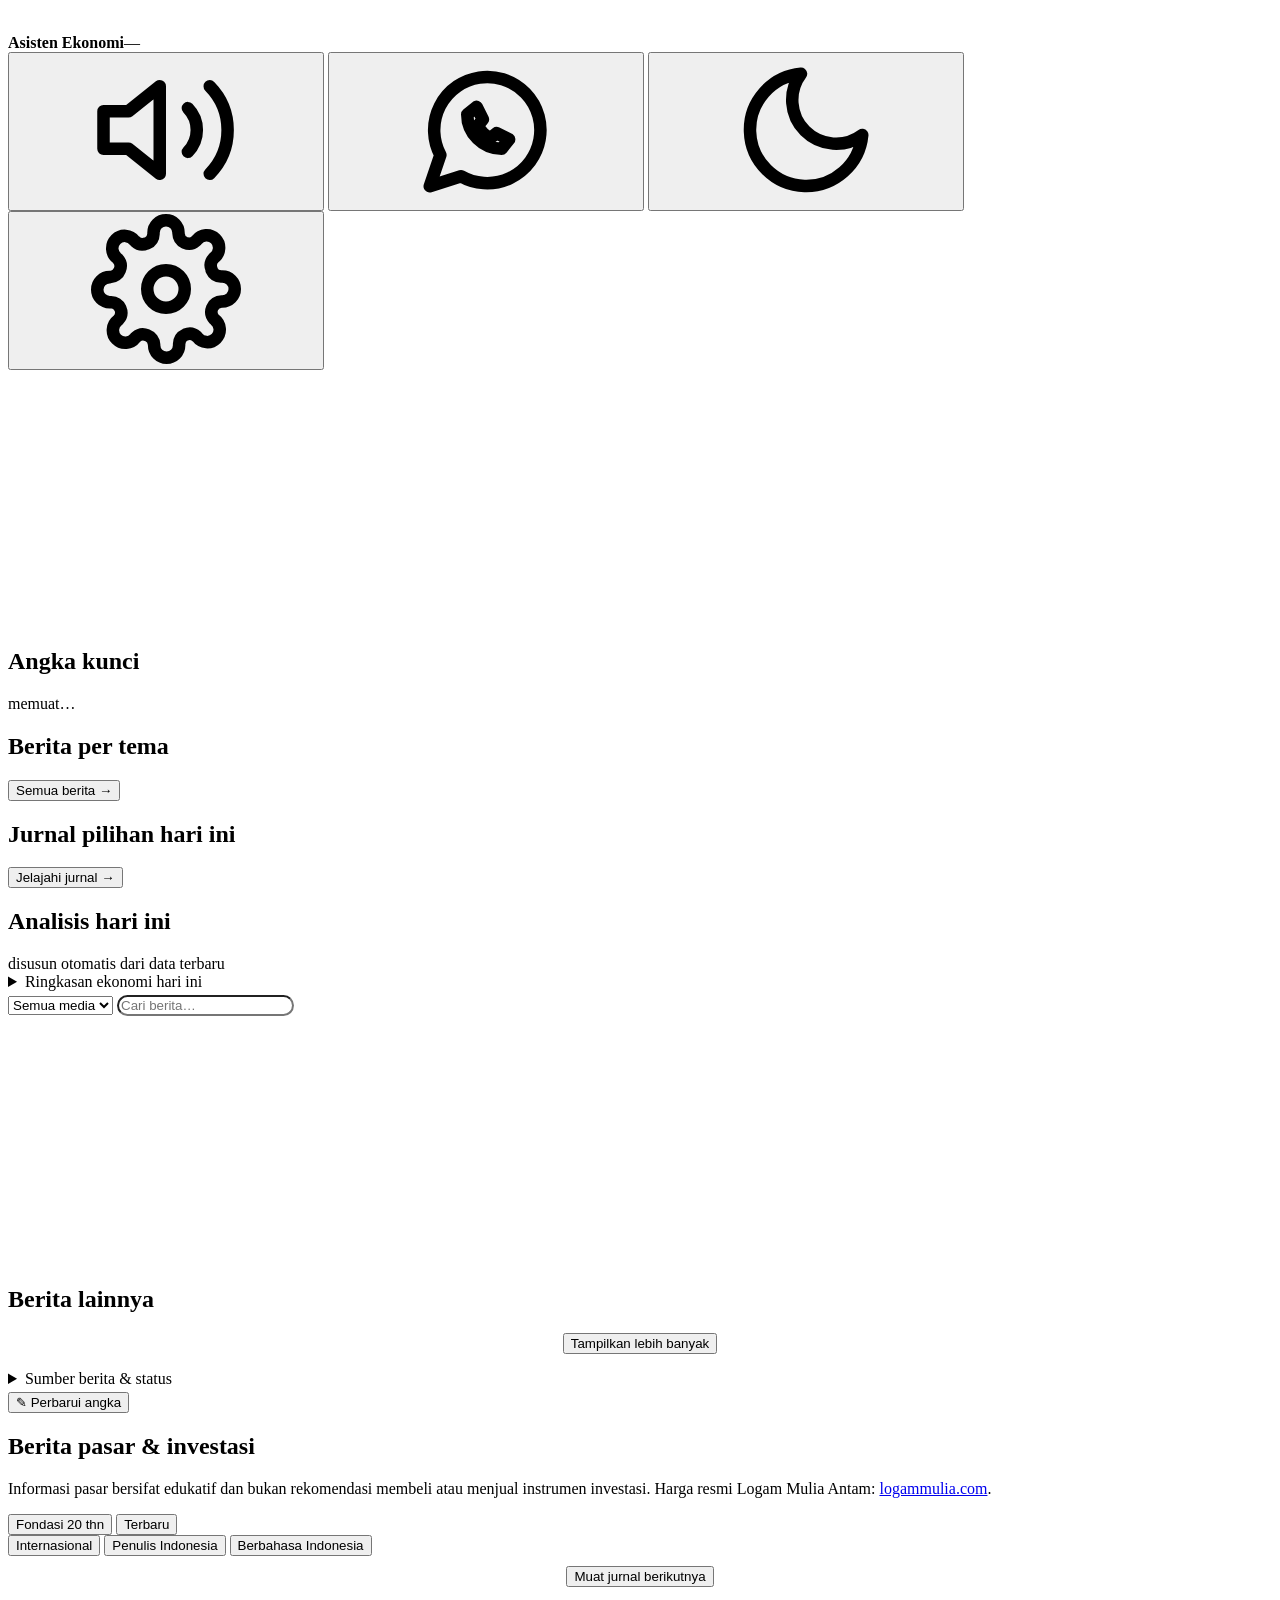
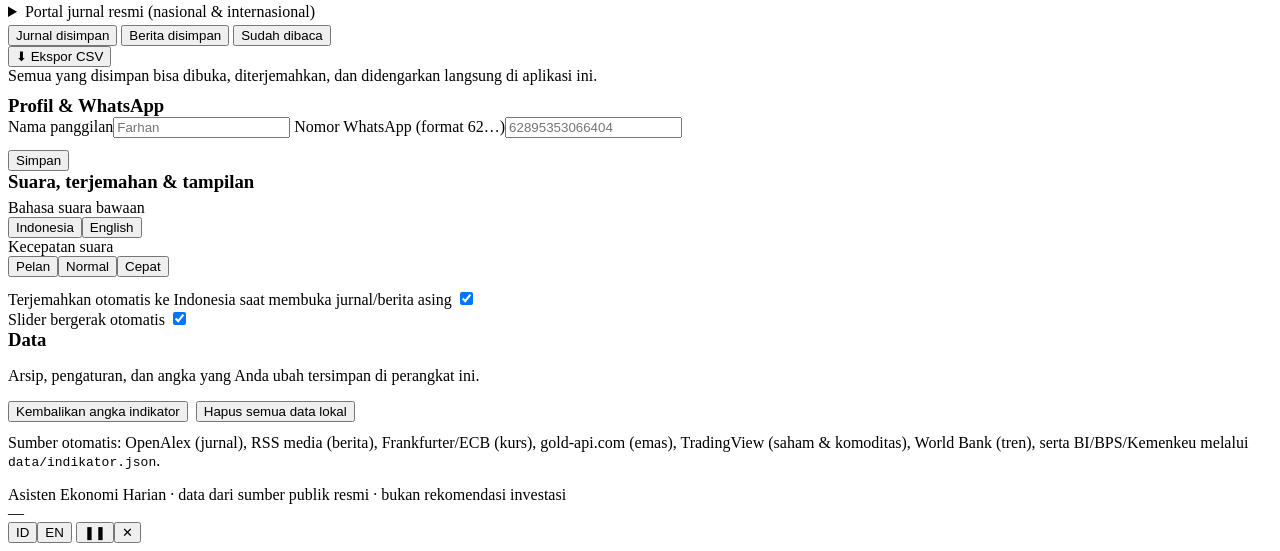
<file: src/index.template.html>
<!DOCTYPE html>
<html lang="id">
<head>
<meta charset="utf-8">
<meta name="viewport" content="width=device-width, initial-scale=1, viewport-fit=cover">
<title>Asisten Ekonomi Harian</title>
<meta name="description" content="Asisten ekonomi pribadi: berita, jurnal, data ekonomi Indonesia, pasar dan emas, diperbarui otomatis.">
<meta name="theme-color" content="#b0137a">
<meta name="apple-mobile-web-app-capable" content="yes">
<link rel="icon" href="data:image/svg+xml,%3Csvg xmlns='http://www.w3.org/2000/svg' viewBox='0 0 64 64'%3E%3Cdefs%3E%3ClinearGradient id='g' x1='0' y1='0' x2='1' y2='1'%3E%3Cstop offset='0' stop-color='%235a0a45'/%3E%3Cstop offset='1' stop-color='%23ec4899'/%3E%3C/linearGradient%3E%3C/defs%3E%3Crect width='64' height='64' rx='16' fill='url(%23g)'/%3E%3Cpath d='M14 44l12-12 9 8 15-18' stroke='%23fff' stroke-width='6' fill='none' stroke-linecap='round' stroke-linejoin='round'/%3E%3C/svg%3E">
<link rel="preconnect" href="https://fonts.googleapis.com">
<link rel="preconnect" href="https://fonts.gstatic.com" crossorigin>
<link href="https://fonts.googleapis.com/css2?family=Plus+Jakarta+Sans:wght@400;500;600;700;800&display=swap" rel="stylesheet">
<style>/*STYLE_CSS*/</style>
</head>
<body>
<svg width="0" height="0" style="position:absolute" aria-hidden="true">
  <symbol id="i-home" viewBox="0 0 24 24" fill="none" stroke="currentColor" stroke-width="2" stroke-linecap="round" stroke-linejoin="round"><path d="M3 10.5 12 3l9 7.5V20a1 1 0 0 1-1 1h-5v-6H9v6H4a1 1 0 0 1-1-1z"/></symbol>
  <symbol id="i-news" viewBox="0 0 24 24" fill="none" stroke="currentColor" stroke-width="2" stroke-linecap="round" stroke-linejoin="round"><rect x="3" y="4" width="15" height="16" rx="2"/><path d="M18 8h2a1 1 0 0 1 1 1v9a2 2 0 0 1-2 2M7 8h7M7 12h7M7 16h4"/></symbol>
  <symbol id="i-eco" viewBox="0 0 24 24" fill="none" stroke="currentColor" stroke-width="2" stroke-linecap="round" stroke-linejoin="round"><path d="M4 20V10M10 20V4M16 20v-7M22 20H2"/></symbol>
  <symbol id="i-mkt" viewBox="0 0 24 24" fill="none" stroke="currentColor" stroke-width="2" stroke-linecap="round" stroke-linejoin="round"><path d="m3 17 6-6 4 4 8-8"/><path d="M15 7h6v6"/></symbol>
  <symbol id="i-book" viewBox="0 0 24 24" fill="none" stroke="currentColor" stroke-width="2" stroke-linecap="round" stroke-linejoin="round"><path d="M4 19.5V5a2 2 0 0 1 2-2h14v16H6a2 2 0 0 0-2 2.5zM20 19v3H6"/><path d="M9 7h7M9 11h5"/></symbol>
  <symbol id="i-save" viewBox="0 0 24 24" fill="none" stroke="currentColor" stroke-width="2" stroke-linecap="round" stroke-linejoin="round"><path d="M19 21l-7-5-7 5V5a2 2 0 0 1 2-2h10a2 2 0 0 1 2 2z"/></symbol>
  <symbol id="i-sound" viewBox="0 0 24 24" fill="none" stroke="currentColor" stroke-width="2" stroke-linecap="round" stroke-linejoin="round"><path d="M11 5 6 9H2v6h4l5 4z"/><path d="M15.5 8.5a5 5 0 0 1 0 7M19 5a10 10 0 0 1 0 14"/></symbol>
  <symbol id="i-wa" viewBox="0 0 24 24" fill="none" stroke="currentColor" stroke-width="2" stroke-linecap="round" stroke-linejoin="round"><path d="M3 21l1.7-5A8.5 8.5 0 1 1 8 19.4z"/><path d="M9 9.5c0 3 2.5 5.5 5.5 5.5l1.2-1.5-2-1-1 .8a4 4 0 0 1-2-2l.8-1-1-2z"/></symbol>
  <symbol id="i-moon" viewBox="0 0 24 24" fill="none" stroke="currentColor" stroke-width="2" stroke-linecap="round" stroke-linejoin="round"><path d="M21 12.8A9 9 0 1 1 11.2 3a7 7 0 0 0 9.8 9.8z"/></symbol>
  <symbol id="i-sun" viewBox="0 0 24 24" fill="none" stroke="currentColor" stroke-width="2" stroke-linecap="round" stroke-linejoin="round"><circle cx="12" cy="12" r="4"/><path d="M12 2v2M12 20v2M4.9 4.9l1.4 1.4M17.7 17.7l1.4 1.4M2 12h2M20 12h2M4.9 19.1l1.4-1.4M17.7 6.3l1.4-1.4"/></symbol>
  <symbol id="i-gear" viewBox="0 0 24 24" fill="none" stroke="currentColor" stroke-width="2" stroke-linecap="round" stroke-linejoin="round"><circle cx="12" cy="12" r="3"/><path d="M19.4 15a1.7 1.7 0 0 0 .3 1.8l.1.1a2 2 0 1 1-2.8 2.8l-.1-.1a1.7 1.7 0 0 0-1.8-.3 1.7 1.7 0 0 0-1 1.5V21a2 2 0 1 1-4 0v-.1a1.7 1.7 0 0 0-1.1-1.5 1.7 1.7 0 0 0-1.8.3l-.1.1a2 2 0 1 1-2.8-2.8l.1-.1a1.7 1.7 0 0 0 .3-1.8 1.7 1.7 0 0 0-1.5-1H3a2 2 0 1 1 0-4h.1a1.7 1.7 0 0 0 1.5-1.1 1.7 1.7 0 0 0-.3-1.8l-.1-.1a2 2 0 1 1 2.8-2.8l.1.1a1.7 1.7 0 0 0 1.8.3H9a1.7 1.7 0 0 0 1-1.5V3a2 2 0 1 1 4 0v.1a1.7 1.7 0 0 0 1 1.5 1.7 1.7 0 0 0 1.8-.3l.1-.1a2 2 0 1 1 2.8 2.8l-.1.1a1.7 1.7 0 0 0-.3 1.8V9a1.7 1.7 0 0 0 1.5 1H21a2 2 0 1 1 0 4h-.1a1.7 1.7 0 0 0-1.5 1z"/></symbol>
</svg>

<header class="app">
  <div class="wrap bar">
    <div class="logo"><svg width="22" height="22" viewBox="0 0 24 24" fill="none" stroke="#fff" stroke-width="2.6" stroke-linecap="round" stroke-linejoin="round"><path d="m4 16 5-5 4 3 7-8"/></svg></div>
    <div class="brandtxt"><b>Asisten Ekonomi</b><span id="today">—</span></div>
    <nav class="top" id="topnav"></nav>
    <div class="icons">
      <button class="ibtn" id="btnListen" title="Dengarkan ringkasan harian" aria-label="Dengarkan ringkasan"><svg><use href="#i-sound"/></svg></button>
      <button class="ibtn" id="btnWa" title="Kirim ringkasan ke WhatsApp" aria-label="Kirim ke WhatsApp"><svg><use href="#i-wa"/></svg></button>
      <button class="ibtn" id="btnTheme" title="Mode terang/gelap" aria-label="Ganti mode"><svg><use href="#i-moon"/></svg></button>
      <button class="ibtn" id="btnSet" title="Pengaturan" aria-label="Pengaturan"><svg><use href="#i-gear"/></svg></button>
    </div>
  </div>
</header>

<main class="wrap">

<!-- ================= BERANDA ================= -->
<section class="page active" id="page-beranda">
  <div class="tv tradingview-widget-container" id="tv-ticker"></div>
  <div class="car hero" id="hero" data-auto="7000" style="margin-top:8px"><div class="skel" style="min-height:250px"></div></div>

  <div class="sec"><h2>Angka kunci</h2><span class="note" id="kpi-note">memuat…</span></div>
  <div class="kstrip" id="kpis"></div>

  <div class="sec"><h2>Berita per tema</h2><button class="link" data-go="berita">Semua berita →</button></div>
  <div class="chips" id="home-news-chips"></div>
  <div class="car" id="home-news" data-auto="6000"><div class="skel"></div></div>

  <div class="sec"><h2>Jurnal pilihan hari ini</h2><button class="link" data-go="jurnal">Jelajahi jurnal →</button></div>
  <div class="car wide" id="home-jurnal" data-auto="8000"><div class="skel"></div></div>

  <div class="sec"><h2>Analisis hari ini</h2><span class="note">disusun otomatis dari data terbaru</span></div>
  <details class="box" id="briefbox"><summary id="brief-sum">Ringkasan ekonomi hari ini</summary><div class="brief" id="brief"></div></details>
</section>

<!-- ================= BERITA ================= -->
<section class="page" id="page-berita">
  <div class="chips" id="news-chips" style="margin-top:4px"></div>
  <div class="controls">
    <select class="sel" id="news-src" aria-label="Sumber berita"><option value="">Semua media</option></select>
    <input class="txt" id="news-q" placeholder="Cari berita…" style="flex:1;min-width:160px;border-radius:999px">
  </div>
  <div class="car hero" id="news-hero" data-auto="6500"><div class="skel" style="min-height:250px"></div></div>
  <div class="sec"><h2 id="news-list-title">Berita lainnya</h2><span class="note" id="news-upd"></span></div>
  <div class="list" id="news-list"></div>
  <div style="text-align:center;margin-top:12px"><button class="btn" id="news-more">Tampilkan lebih banyak</button></div>
  <details class="box" style="margin-top:16px"><summary>Sumber berita & status</summary><div id="news-sources" class="small t2" style="margin-top:10px"></div></details>
</section>

<!-- ================= EKONOMI ================= -->
<section class="page" id="page-ekonomi">
  <div class="controls" style="margin-top:4px">
    <div class="seg" id="eco-tabs" role="tablist"></div>
    <button class="btn sm" id="btnEdit">✎ Perbarui angka</button>
  </div>
  <div id="eco-panel"></div>
</section>

<!-- ================= PASAR ================= -->
<section class="page" id="page-pasar">
  <div class="kstrip" id="mkt-kpis" style="margin-top:4px"></div>
  <div class="controls" style="margin-top:8px"><div class="seg" id="mkt-tabs"></div></div>
  <div id="mkt-panel"></div>
  <div class="sec"><h2>Berita pasar & investasi</h2></div>
  <div class="car" id="mkt-news" data-auto="6000"><div class="skel"></div></div>
  <p class="disc">Informasi pasar bersifat edukatif dan bukan rekomendasi membeli atau menjual instrumen investasi. Harga resmi Logam Mulia Antam: <a href="https://www.logammulia.com/id/harga-emas-hari-ini" target="_blank" rel="noopener">logammulia.com</a>.</p>
</section>

<!-- ================= JURNAL ================= -->
<section class="page" id="page-jurnal">
  <div class="controls" style="margin-top:4px">
    <div class="seg" id="j-mode">
      <button data-v="fondasi" aria-pressed="true">Fondasi 20 thn</button>
      <button data-v="terbaru" aria-pressed="false">Terbaru</button>
    </div>
    <div class="seg" id="j-origin">
      <button data-v="INT" aria-pressed="true">Internasional</button>
      <button data-v="ID" aria-pressed="false">Penulis Indonesia</button>
      <button data-v="LANG_ID" aria-pressed="false">Berbahasa Indonesia</button>
    </div>
  </div>
  <div class="chips" id="j-chips"></div>
  <p class="small t2" id="j-desc" style="margin:2px 0 10px"></p>
  <div class="car wide" id="j-car" data-auto="8000"><div class="skel"></div></div>
  <div style="text-align:center;margin-top:8px"><button class="btn sm" id="j-more">Muat jurnal berikutnya</button></div>
  <details class="box" style="margin-top:16px"><summary>Portal jurnal resmi (nasional & internasional)</summary>
    <div class="refs" style="margin-top:12px">
      <a href="https://sinta.kemdiktisaintek.go.id/journals" target="_blank" rel="noopener">SINTA</a>
      <a href="https://garuda.kemdiktisaintek.go.id/" target="_blank" rel="noopener">Garuda</a>
      <a href="https://jimf-bi.org/" target="_blank" rel="noopener">JIMF – Bank Indonesia</a>
      <a href="https://bmeb-bi.org/" target="_blank" rel="noopener">Buletin Ekonomi Moneter & Perbankan (BI)</a>
      <a href="https://www.tandfonline.com/journals/cbie20" target="_blank" rel="noopener">Bulletin of Indonesian Economic Studies</a>
      <a href="https://journal.ipb.ac.id/index.php/jagbi" target="_blank" rel="noopener">Jurnal Agribisnis Indonesia (IPB)</a>
      <a href="https://ideas.repec.org/" target="_blank" rel="noopener">RePEc / IDEAS</a>
      <a href="https://www.nber.org/papers" target="_blank" rel="noopener">NBER</a>
      <a href="https://papers.ssrn.com/" target="_blank" rel="noopener">SSRN</a>
      <a href="https://www.imf.org/en/Publications/WP" target="_blank" rel="noopener">IMF Working Papers</a>
      <a href="https://openknowledge.worldbank.org/" target="_blank" rel="noopener">World Bank</a>
      <a href="https://doaj.org/" target="_blank" rel="noopener">DOAJ</a>
      <a href="https://scholar.google.com/" target="_blank" rel="noopener">Google Scholar</a>
      <a href="https://openalex.org/" target="_blank" rel="noopener">OpenAlex</a>
    </div>
  </details>
</section>

<!-- ================= ARSIP ================= -->
<section class="page" id="page-arsip">
  <div class="controls" style="margin-top:4px">
    <div class="seg" id="a-tabs">
      <button data-v="saved" aria-pressed="true">Jurnal disimpan</button>
      <button data-v="news" aria-pressed="false">Berita disimpan</button>
      <button data-v="read" aria-pressed="false">Sudah dibaca</button>
    </div>
    <button class="btn sm" id="btnExport">⬇ Ekspor CSV</button>
  </div>
  <p class="small t2" style="margin:0 0 10px">Semua yang disimpan bisa dibuka, diterjemahkan, dan didengarkan langsung di aplikasi ini.</p>
  <div class="grid g2" id="a-list"></div>
</section>

<!-- ================= PENGATURAN ================= -->
<section class="page" id="page-atur">
  <div class="grid g2" style="margin-top:4px">
    <div class="card set">
      <h3 style="margin:0">Profil & WhatsApp</h3>
      <label for="setNama">Nama panggilan</label><input class="txt" id="setNama" placeholder="Farhan">
      <label for="setWa">Nomor WhatsApp (format 62…)</label><input class="txt" id="setWa" inputmode="numeric" placeholder="62895353066404">
      <div style="margin-top:12px"><button class="btn pri" id="btnSave">Simpan</button></div>
    </div>
    <div class="card set">
      <h3 style="margin:0 0 6px">Suara, terjemahan & tampilan</h3>
      <label>Bahasa suara bawaan</label>
      <div class="seg" id="set-lang"><button data-v="id" aria-pressed="true">Indonesia</button><button data-v="en" aria-pressed="false">English</button></div>
      <label>Kecepatan suara</label>
      <div class="seg" id="set-rate"><button data-v="0.85">Pelan</button><button data-v="1" aria-pressed="true">Normal</button><button data-v="1.2">Cepat</button></div>
      <div class="switch" style="margin-top:12px">Terjemahkan otomatis ke Indonesia saat membuka jurnal/berita asing <input type="checkbox" id="set-autotr" checked></div>
      <div class="switch">Slider bergerak otomatis <input type="checkbox" id="set-auto" checked></div>
    </div>
    <div class="card set">
      <h3 style="margin:0 0 6px">Data</h3>
      <p class="small t2">Arsip, pengaturan, dan angka yang Anda ubah tersimpan di perangkat ini.</p>
      <div style="display:flex;gap:8px;flex-wrap:wrap"><button class="btn sm" id="btnResetInd">Kembalikan angka indikator</button><button class="btn sm" id="btnClear">Hapus semua data lokal</button></div>
      <p class="small muted" style="margin-top:12px">Sumber otomatis: OpenAlex (jurnal), RSS media (berita), Frankfurter/ECB (kurs), gold-api.com (emas), TradingView (saham & komoditas), World Bank (tren), serta BI/BPS/Kemenkeu melalui <code>data/indikator.json</code>.</p>
    </div>
  </div>
</section>
</main>
<footer>Asisten Ekonomi Harian · data dari sumber publik resmi · bukan rekomendasi investasi</footer>

<nav class="bottom" id="botnav"></nav>

<dialog class="reader" id="reader"><div class="rd" id="rd"></div></dialog>

<div class="player" id="player" aria-live="polite">
  <div class="wave"><i></i><i></i><i></i><i></i></div>
  <div class="t" id="pl-t">—<small id="pl-s"></small></div>
  <button id="pl-id">ID</button><button id="pl-en">EN</button>
  <button id="pl-pause">❚❚</button><button id="pl-stop">✕</button>
</div>
<div class="toast" id="toast"></div>

<script id="default-indikator" type="application/json">/*INDIKATOR_JSON*/</script>
<script>/*APP_JS*/</script>
</body>
</html>
</file>
